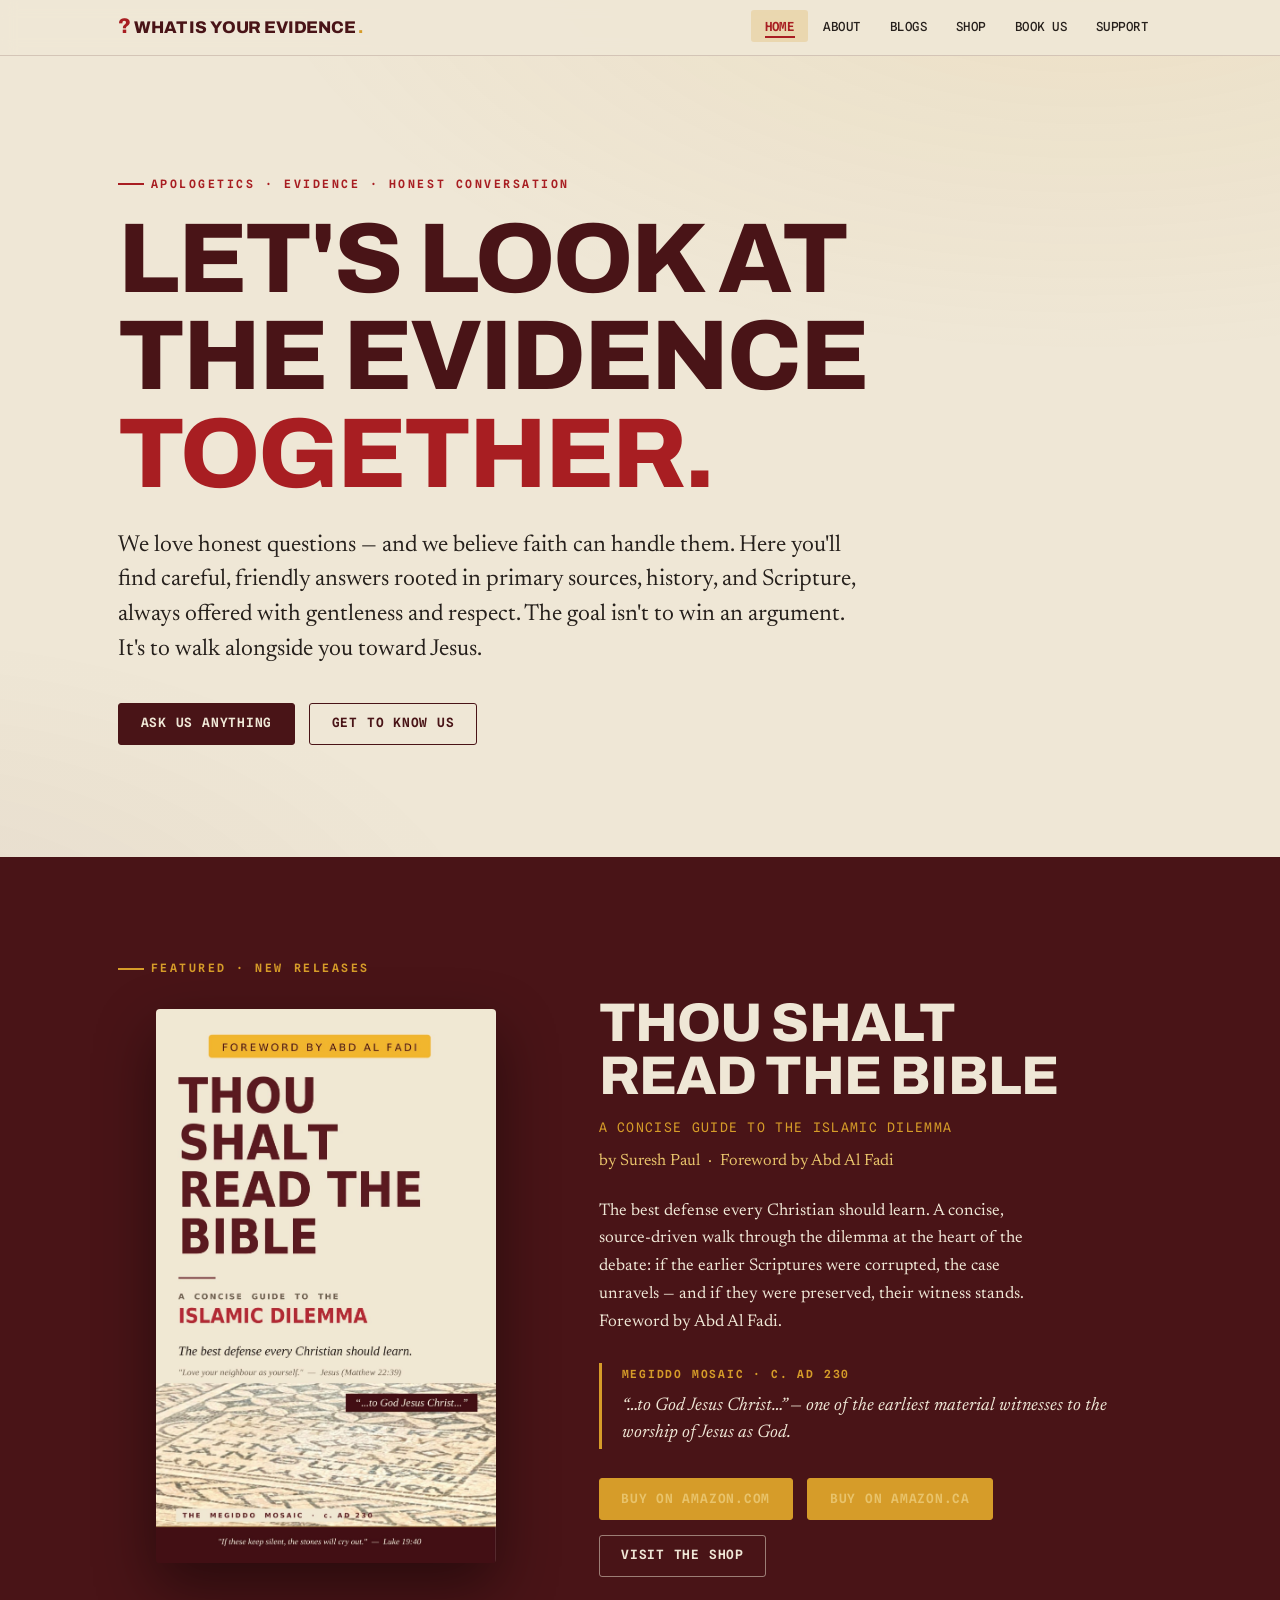
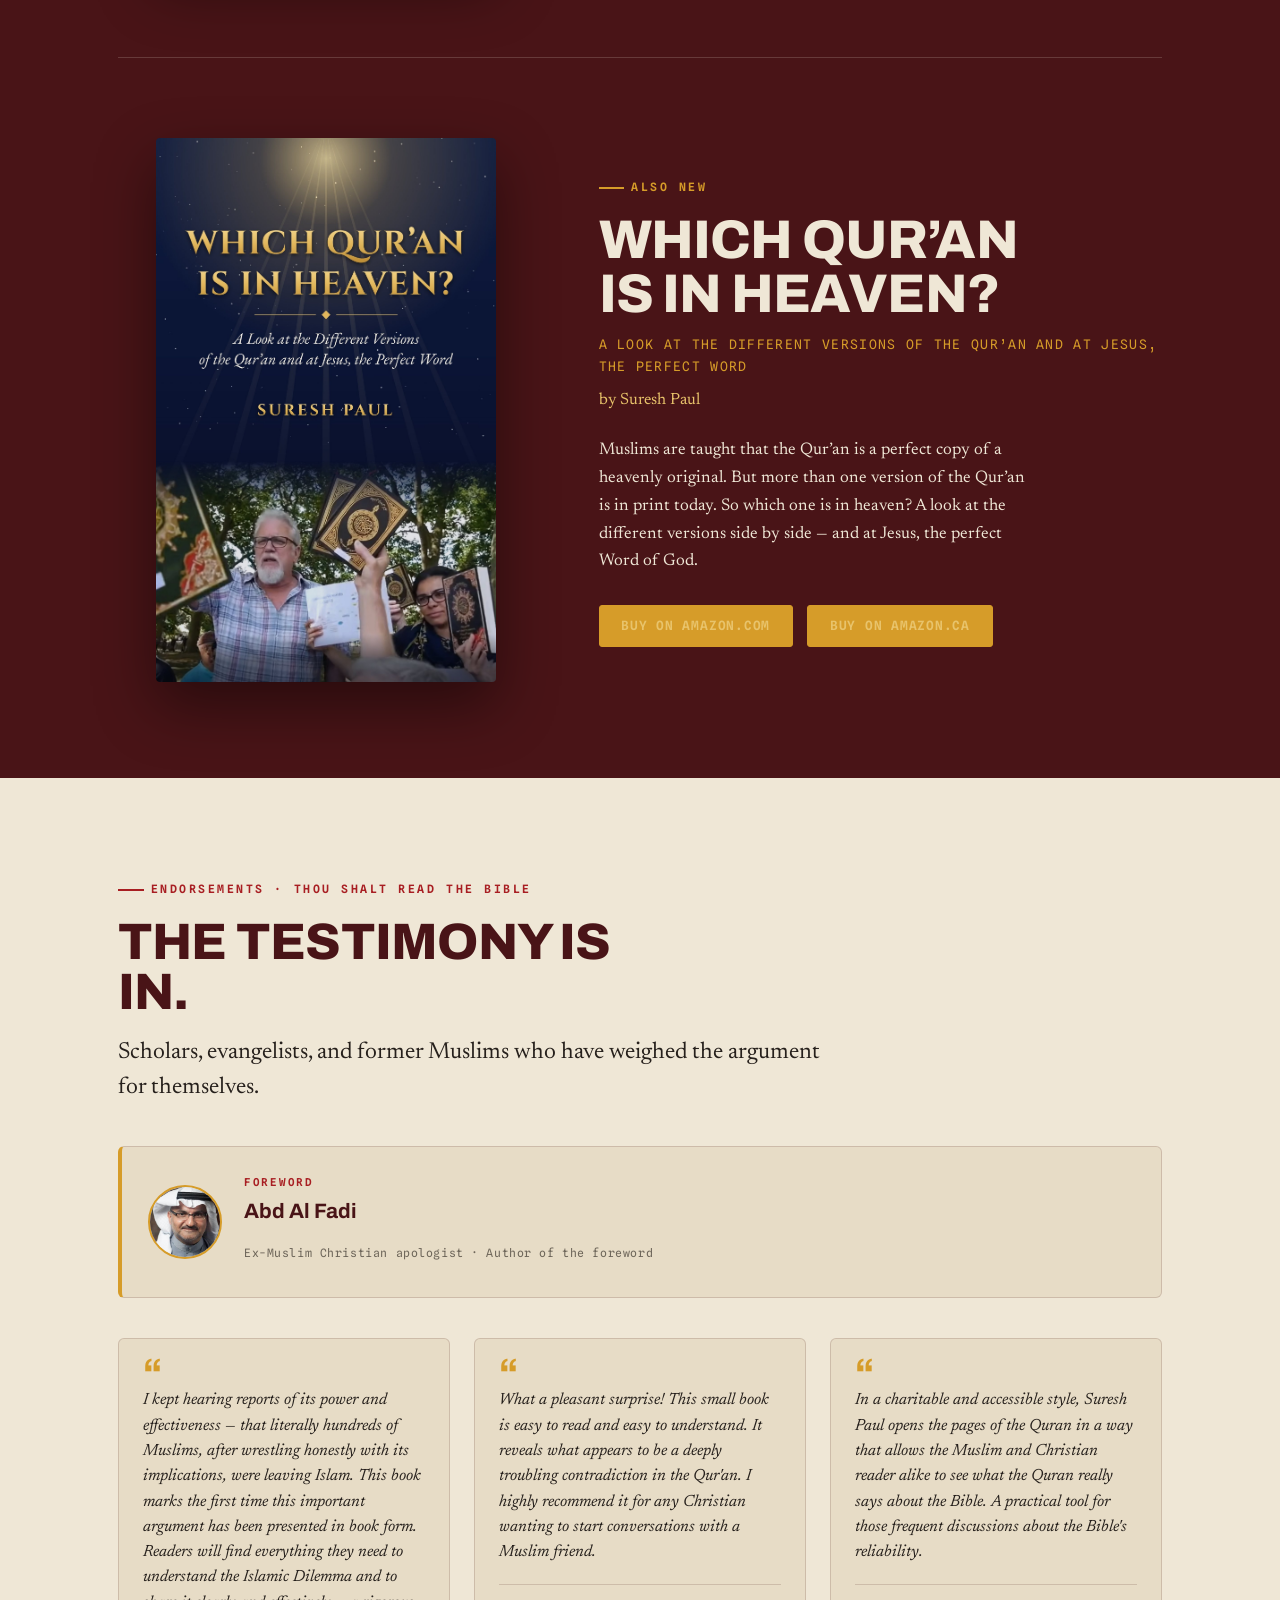
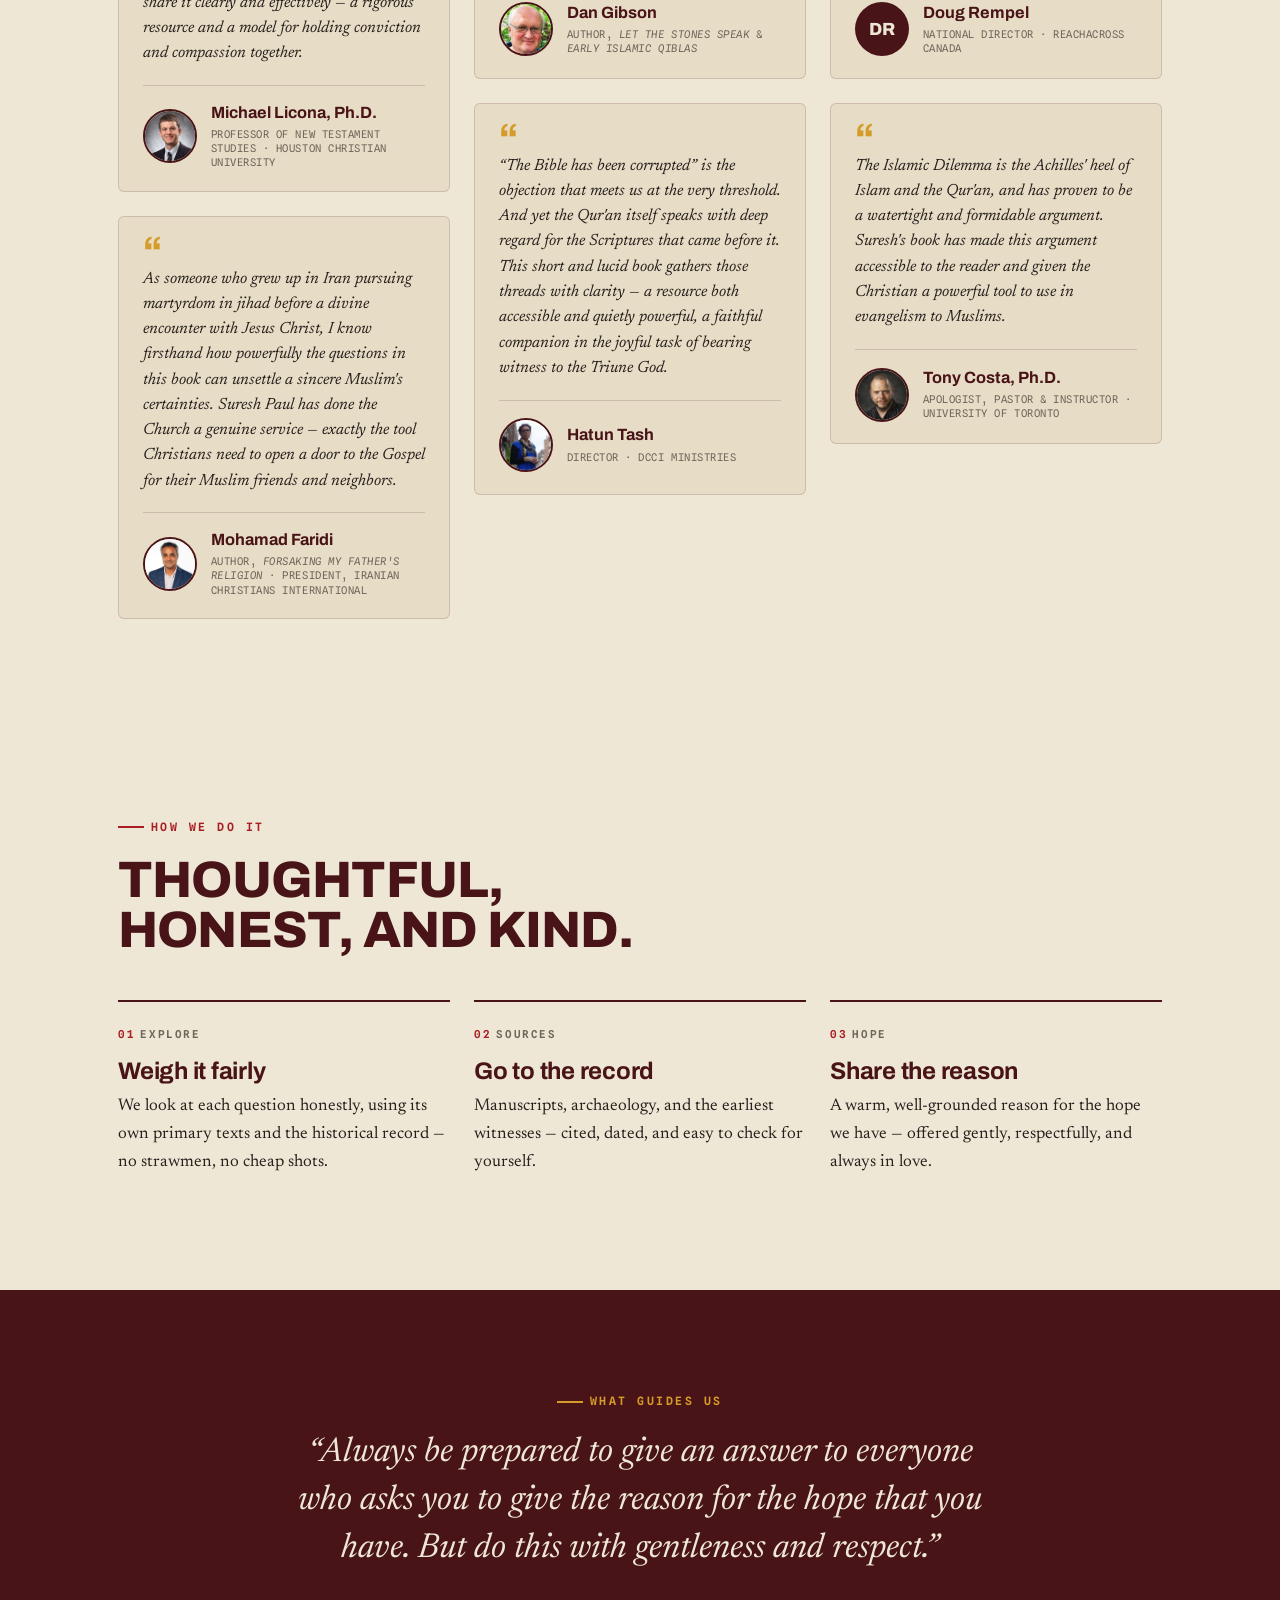
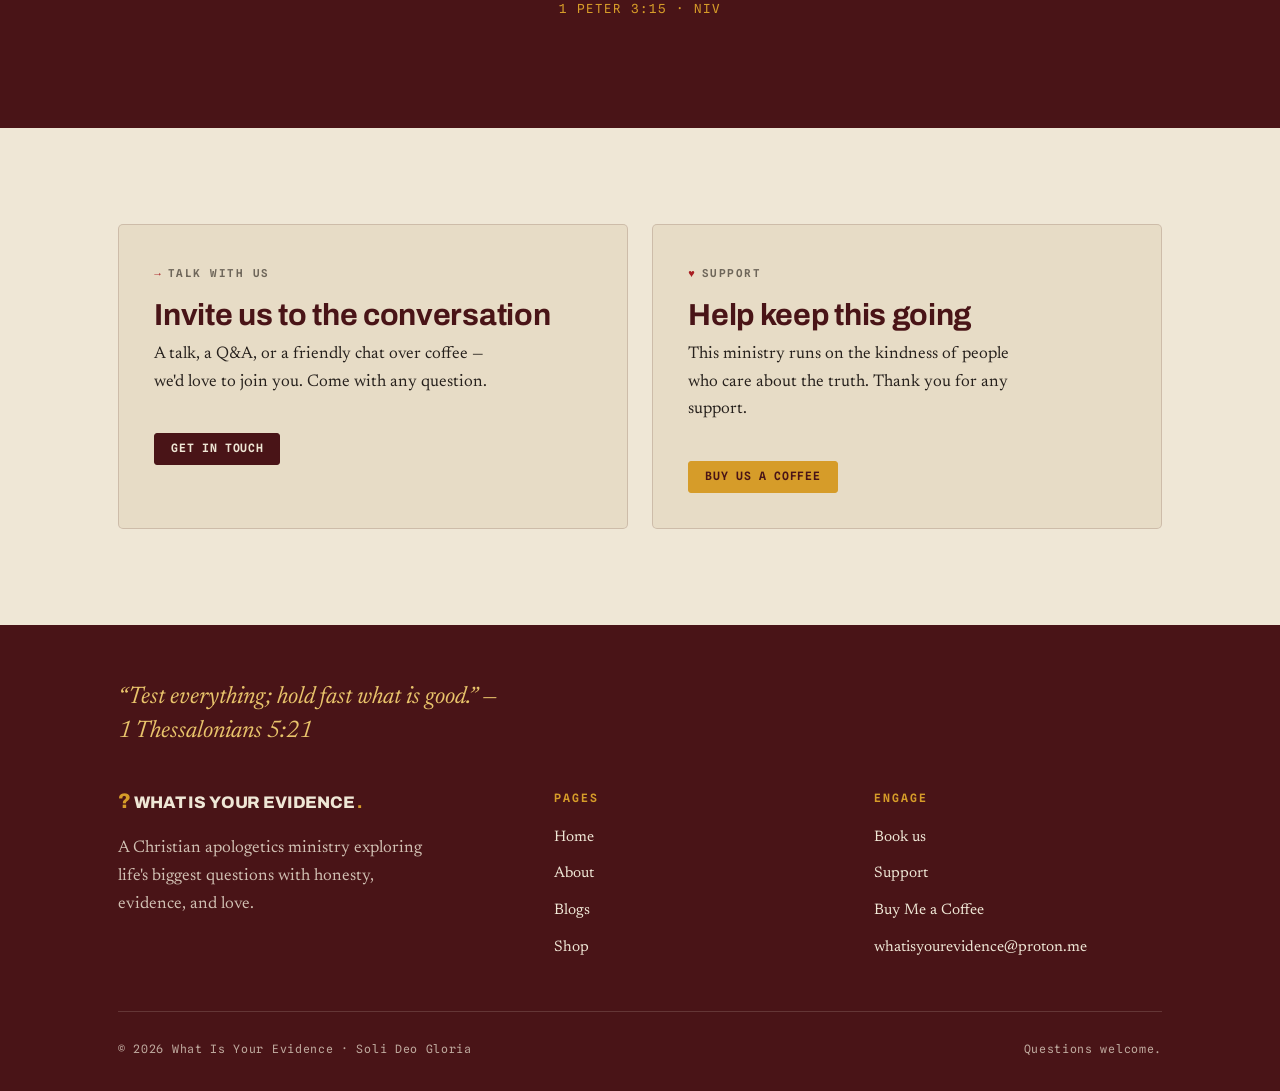
<file: index.html>
<!DOCTYPE html>
<html lang="en">
<head>
<meta charset="UTF-8" />
<meta name="viewport" content="width=device-width, initial-scale=1" />
<link rel="icon" href="favicon.ico" sizes="any" />
<link rel="icon" type="image/png" sizes="32x32" href="assets/favicon-32.png" />
<link rel="apple-touch-icon" href="assets/apple-touch-icon.png" />
<title>What Is Your Evidence — Christian Apologetics & Polemics</title>
<meta name="description" content="A Christian apologetics and polemics ministry that confronts claims, not feelings. Primary sources, history, and Scripture — bring your evidence." />
<link rel="preconnect" href="https://fonts.googleapis.com" />
<link rel="preconnect" href="https://fonts.gstatic.com" crossorigin />
<link href="https://fonts.googleapis.com/css2?family=Archivo:wght@400;500;600;700;800;900&family=Newsreader:ital,opsz,wght@0,6..72,400;0,6..72,500;0,6..72,600;1,6..72,400;1,6..72,500&family=Spline+Sans+Mono:wght@400;500;600&display=swap" rel="stylesheet" />
<link rel="stylesheet" href="styles.css" />
</head>
<body>

<header class="site-header">
  <nav class="nav wrap" aria-label="Primary">
    <a class="brand" href="index.html"><span class="q">?</span>WHAT&nbsp;IS&nbsp;YOUR&nbsp;EVIDENCE<span class="dot">.</span></a>
    <button class="nav-toggle" aria-expanded="false" aria-controls="menu" aria-label="Open menu"><span class="bars" aria-hidden="true"><span></span><span></span><span></span></span>MENU</button>
    <ul class="nav-links" id="menu">
      <li><a href="index.html" class="active">Home</a></li>
      <li><a href="aboutus.html">About</a></li>
      <li><a href="https://buymeacoffee.com/whatisyourevidence/posts">Blogs</a></li>
      <li><a href="shop.html">Shop</a></li>
      <li><a href="bookus.html">Book&nbsp;Us</a></li>
      <li><a href="supportus.html">Support</a></li>
    </ul>
  </nav>
</header>

<main>

  <!-- HERO -->
  <section style="padding-block: clamp(3.5rem,9vw,7rem);">
    <div class="wrap">
      <p class="eyebrow rise" style="--i:0">Apologetics · Evidence · Honest Conversation</p>
      <h1 class="rise" style="--i:1; font-size: clamp(2.9rem, 8vw, 6.2rem); max-width: 15ch; text-transform: uppercase;">
        Let's look at the evidence <span style="color: var(--crimson);">together.</span>
      </h1>
      <p class="serif-lead rise" style="--i:2; max-width: 58ch; margin-top: 1.6rem;">
        We love honest questions — and we believe faith can handle them. Here you'll find careful,
        friendly answers rooted in primary sources, history, and Scripture, always offered with
        gentleness and respect. The goal isn't to win an argument. It's to walk alongside you toward Jesus.
      </p>
      <div class="cluster rise" style="--i:3; margin-top: 2.2rem;">
        <a class="btn btn-primary" href="mailto:whatisyourevidence@proton.me?subject=A%20question%20for%20you">Ask us anything</a>
        <a class="btn btn-ghost" href="aboutus.html">Get to know us</a>
      </div>
    </div>
  </section>

  <!-- FEATURED BOOK -->
  <section class="section-dark" id="featured-book">
    <div class="wrap">
      <p class="eyebrow reveal">Featured · New Releases</p>
      <div style="display:grid; grid-template-columns: minmax(0,0.85fr) minmax(0,1.15fr); gap: clamp(2rem,5vw,4.5rem); align-items:center;" class="book-grid">
        <div class="reveal" style="justify-self:center;">
          <img class="book-float" src="assets/book-cover.jpg" alt="Book cover: Thou Shalt Read the Bible — A Concise Guide to the Islamic Dilemma"
               style="width: min(340px, 80vw); border-radius: 4px; box-shadow: 0 24px 60px rgba(0,0,0,0.45);" />
        </div>
        <div class="reveal">
          <h2 style="font-size: clamp(2.1rem, 4.5vw, 3.4rem); text-transform: uppercase; max-width: 14ch;">Thou Shalt Read the Bible</h2>
          <p class="mono" style="color: var(--gold); letter-spacing:0.1em; font-size:0.82rem; text-transform:uppercase; margin:0.9rem 0 0;">A Concise Guide to the Islamic Dilemma</p>
          <p style="font-family:var(--serif); color:var(--gold-soft); margin:0.6rem 0 0; font-size:1.02rem;">by Suresh Paul &nbsp;·&nbsp; Foreword by Abd Al Fadi</p>
          <p style="max-width: 48ch; margin-top: 1.4rem;">
            The best defense every Christian should learn. A concise, source-driven walk through the
            dilemma at the heart of the debate: if the earlier Scriptures were corrupted, the case
            unravels — and if they were preserved, their witness stands. Foreword by Abd Al Fadi.
          </p>
          <div class="citation" style="margin-top: 1.6rem;">
            <span class="ref">Megiddo Mosaic · c. AD 230</span>
            <p>“…to God Jesus Christ…” — one of the earliest material witnesses to the worship of Jesus as God.</p>
          </div>
          <div class="cluster" style="margin-top: 1.8rem;">
            <a class="btn btn-gold" href="https://a.co/d/0e7dIKaa" target="_blank" rel="noopener">Buy on Amazon.com</a>
            <a class="btn btn-gold" href="https://a.co/d/01jL6ECr" target="_blank" rel="noopener">Buy on Amazon.ca</a>
            <a class="btn btn-ghost" href="shop.html" style="color:var(--parchment); border-color: rgba(239,231,214,0.5);">Visit the shop</a>
          </div>
        </div>
      </div>

      <div style="border-top:1px solid rgba(239,231,214,0.18); margin-top:clamp(3rem,7vw,5rem); padding-top:clamp(3rem,7vw,5rem); display:grid; grid-template-columns: minmax(0,0.85fr) minmax(0,1.15fr); gap: clamp(2rem,5vw,4.5rem); align-items:center;" class="book-grid">
        <div class="reveal" style="justify-self:center;">
          <img class="book-float" src="assets/which-quran-cover.jpg" alt="Book cover: Which Qur'an Is in Heaven? — A Look at the Different Versions of the Qur'an and at Jesus, the Perfect Word"
               loading="lazy" style="width: min(340px, 80vw); border-radius: 4px; box-shadow: 0 24px 60px rgba(0,0,0,0.45);" />
        </div>
        <div class="reveal">
          <p class="eyebrow" style="margin:0 0 1rem;">Also New</p>
          <h2 style="font-size: clamp(2.1rem, 4.5vw, 3.4rem); text-transform: uppercase; max-width: 14ch;">Which Qur&rsquo;an Is in Heaven?</h2>
          <p class="mono" style="color: var(--gold); letter-spacing:0.1em; font-size:0.82rem; text-transform:uppercase; margin:0.9rem 0 0;">A Look at the Different Versions of the Qur&rsquo;an and at Jesus, the Perfect Word</p>
          <p style="font-family:var(--serif); color:var(--gold-soft); margin:0.6rem 0 0; font-size:1.02rem;">by Suresh Paul</p>
          <p style="max-width: 48ch; margin-top: 1.4rem;">
            Muslims are taught that the Qur&rsquo;an is a perfect copy of a heavenly original. But more than
            one version of the Qur&rsquo;an is in print today. So which one is in heaven? A look at the
            different versions side by side — and at Jesus, the perfect Word of God.
          </p>
          <div class="cluster" style="margin-top: 1.8rem;">
            <a class="btn btn-gold" href="https://a.co/d/0iOzxaMD" target="_blank" rel="noopener">Buy on Amazon.com</a>
            <a class="btn btn-gold" href="https://a.co/d/03hviTa2" target="_blank" rel="noopener">Buy on Amazon.ca</a>
          </div>
        </div>
      </div>
    </div>
  </section>

  <!-- ENDORSEMENTS / EXPERT TESTIMONY -->
  <section id="endorsements">
    <div class="wrap">
      <p class="eyebrow reveal">Endorsements · Thou Shalt Read the Bible</p>
      <h2 class="reveal" style="font-size:clamp(2rem,5vw,3.2rem); text-transform:uppercase; max-width:16ch;">The testimony is in.</h2>
      <p class="serif-lead reveal" style="margin-top:1.2rem; max-width:56ch;">
        Scholars, evangelists, and former Muslims who have weighed the argument for themselves.
      </p>

      <div class="foreword-strip reveal" style="margin-top:2.5rem;">
        <img src="assets/alfadi_sq.jpg" alt="Abd Al Fadi" />
        <div>
          <span class="fw-label">Foreword</span>
          <p class="fw-name">Abd Al Fadi</p>
          <p class="fw-role">Ex-Muslim Christian apologist · Author of the foreword</p>
        </div>
      </div>

      <div class="testimony-wall">

        <figure class="tcard reveal lift" style="--i:0;">
          <span class="mark">&ldquo;</span>
          <blockquote>I kept hearing reports of its power and effectiveness — that literally hundreds of Muslims, after wrestling honestly with its implications, were leaving Islam. This book marks the first time this important argument has been presented in book form. Readers will find everything they need to understand the Islamic Dilemma and to share it clearly and effectively — a rigorous resource and a model for holding conviction and compassion together.</blockquote>
          <figcaption class="who">
            <img class="avatar" src="assets/mike_sq.jpg" alt="Michael Licona" />
            <span><span class="name">Michael Licona, Ph.D.</span><span class="role">Professor of New Testament Studies · Houston Christian University</span></span>
          </figcaption>
        </figure>

        <figure class="tcard reveal lift" style="--i:1;">
          <span class="mark">&ldquo;</span>
          <blockquote>As someone who grew up in Iran pursuing martyrdom in jihad before a divine encounter with Jesus Christ, I know firsthand how powerfully the questions in this book can unsettle a sincere Muslim's certainties. Suresh Paul has done the Church a genuine service — exactly the tool Christians need to open a door to the Gospel for their Muslim friends and neighbors.</blockquote>
          <figcaption class="who">
            <img class="avatar" src="assets/faridi_sq.jpg" alt="Mohamad Faridi" />
            <span><span class="name">Mohamad Faridi</span><span class="role">Author, <em>Forsaking My Father's Religion</em> · President, Iranian Christians International</span></span>
          </figcaption>
        </figure>

        <figure class="tcard reveal lift" style="--i:2;">
          <span class="mark">&ldquo;</span>
          <blockquote>What a pleasant surprise! This small book is easy to read and easy to understand. It reveals what appears to be a deeply troubling contradiction in the Qur'an. I highly recommend it for any Christian wanting to start conversations with a Muslim friend.</blockquote>
          <figcaption class="who">
            <img class="avatar" src="assets/dangibson_sq.jpg" alt="Dan Gibson" />
            <span><span class="name">Dan Gibson</span><span class="role">Author, <em>Let the Stones Speak</em> &amp; <em>Early Islamic Qiblas</em></span></span>
          </figcaption>
        </figure>

        <figure class="tcard reveal lift" style="--i:3;">
          <span class="mark">&ldquo;</span>
          <blockquote>&ldquo;The Bible has been corrupted&rdquo; is the objection that meets us at the very threshold. And yet the Qur'an itself speaks with deep regard for the Scriptures that came before it. This short and lucid book gathers those threads with clarity — a resource both accessible and quietly powerful, a faithful companion in the joyful task of bearing witness to the Triune God.</blockquote>
          <figcaption class="who">
            <img class="avatar" src="assets/hatuntash_sq.jpg" alt="Hatun Tash" />
            <span><span class="name">Hatun Tash</span><span class="role">Director · DCCI Ministries</span></span>
          </figcaption>
        </figure>

        <figure class="tcard reveal lift" style="--i:4;">
          <span class="mark">&ldquo;</span>
          <blockquote>In a charitable and accessible style, Suresh Paul opens the pages of the Quran in a way that allows the Muslim and Christian reader alike to see what the Quran really says about the Bible. A practical tool for those frequent discussions about the Bible's reliability.</blockquote>
          <figcaption class="who">
            <span class="avatar-mono" aria-hidden="true">DR</span>
            <span><span class="name">Doug Rempel</span><span class="role">National Director · ReachAcross Canada</span></span>
          </figcaption>
        </figure>

        <figure class="tcard reveal lift" style="--i:5;">
          <span class="mark">&ldquo;</span>
          <blockquote>The Islamic Dilemma is the Achilles' heel of Islam and the Qur'an, and has proven to be a watertight and formidable argument. Suresh's book has made this argument accessible to the reader and given the Christian a powerful tool to use in evangelism to Muslims.</blockquote>
          <figcaption class="who">
            <img class="avatar" src="assets/tony_costa_sq.jpg" alt="Tony Costa" />
            <span><span class="name">Tony Costa, Ph.D.</span><span class="role">Apologist, Pastor &amp; Instructor · University of Toronto</span></span>
          </figcaption>
        </figure>

      </div>
    </div>
  </section>

  <!-- WHAT WE DO -->
  <section id="what-we-do">
    <div class="wrap">
      <p class="eyebrow reveal">How We Do It</p>
      <h2 class="reveal" style="font-size: clamp(2rem,5vw,3.2rem); text-transform:uppercase; max-width: 18ch;">Thoughtful, honest, and kind.</h2>
      <div class="pillars" style="display:grid; grid-template-columns: repeat(3,1fr); gap: 1.5rem; margin-top: 2.8rem;">

        <article class="reveal lift" style="--i:0; border-top:2px solid var(--oxblood); padding-top:1.2rem;">
          <span class="tag"><span class="num">01</span> Explore</span>
          <h3 style="margin-top:0.7rem; font-size:1.5rem;">Weigh it fairly</h3>
          <p style="margin-top:0.6rem;">We look at each question honestly, using its own primary texts and the historical record — no strawmen, no cheap shots.</p>
        </article>

        <article class="reveal lift" style="--i:1; border-top:2px solid var(--oxblood); padding-top:1.2rem;">
          <span class="tag"><span class="num">02</span> Sources</span>
          <h3 style="margin-top:0.7rem; font-size:1.5rem;">Go to the record</h3>
          <p style="margin-top:0.6rem;">Manuscripts, archaeology, and the earliest witnesses — cited, dated, and easy to check for yourself.</p>
        </article>

        <article class="reveal lift" style="--i:2; border-top:2px solid var(--oxblood); padding-top:1.2rem;">
          <span class="tag"><span class="num">03</span> Hope</span>
          <h3 style="margin-top:0.7rem; font-size:1.5rem;">Share the reason</h3>
          <p style="margin-top:0.6rem;">A warm, well-grounded reason for the hope we have — offered gently, respectfully, and always in love.</p>
        </article>

      </div>
    </div>
  </section>

  <!-- SCRIPTURE BAND -->
  <section class="section-dark center">
    <div class="wrap" style="max-width: 820px;">
      <p class="eyebrow reveal" style="justify-content:center;">What Guides Us</p>
      <blockquote class="reveal" style="margin:0; font-family: var(--serif); font-style: italic; font-size: clamp(1.4rem, 3.4vw, 2.15rem); line-height:1.4; color: var(--parchment);">
        “Always be prepared to give an answer to everyone who asks you to give the reason for the
        hope that you have. But do this with gentleness and respect.”
      </blockquote>
      <p class="mono reveal" style="color: var(--gold); letter-spacing:0.16em; font-size:0.78rem; text-transform:uppercase; margin-top:1.6rem;">1 Peter 3:15 · NIV</p>
    </div>
  </section>

  <!-- CTA BAND -->
  <section>
    <div class="wrap" style="display:grid; grid-template-columns: 1fr 1fr; gap:1.5rem;" class="cta-grid">
      <div class="reveal lift" style="--i:0; background: var(--parchment-2); border:1px solid var(--line); border-radius:5px; padding: 2.2rem;">
        <span class="tag"><span class="num">→</span> Talk with us</span>
        <h3 style="margin-top:0.7rem; font-size:1.9rem;">Invite us to the conversation</h3>
        <p style="margin-top:0.7rem; max-width:38ch;">A talk, a Q&amp;A, or a friendly chat over coffee — we'd love to join you. Come with any question.</p>
        <a class="btn btn-primary btn-sm" href="bookus.html" style="margin-top:1.2rem;">Get in touch</a>
      </div>
      <div class="reveal lift" style="--i:1; background: var(--parchment-2); border:1px solid var(--line); border-radius:5px; padding: 2.2rem;">
        <span class="tag"><span class="num">♥</span> Support</span>
        <h3 style="margin-top:0.7rem; font-size:1.9rem;">Help keep this going</h3>
        <p style="margin-top:0.7rem; max-width:38ch;">This ministry runs on the kindness of people who care about the truth. Thank you for any support.</p>
        <a class="btn btn-gold btn-sm" href="supportus.html" style="margin-top:1.2rem;">Buy us a coffee</a>
      </div>
    </div>
  </section>

</main>

<footer class="site-footer">
  <div class="wrap">
    <p class="footer-verse">“Test everything; hold fast what is good.” — 1 Thessalonians 5:21</p>
    <div class="footer-grid">
      <div class="footer-col">
        <a class="brand" href="index.html" style="color:var(--parchment); font-size:1.05rem;"><span class="q" style="color:var(--gold);">?</span>WHAT&nbsp;IS&nbsp;YOUR&nbsp;EVIDENCE<span class="dot" style="color:var(--gold);">.</span></a>
        <p style="margin-top:1rem; max-width:34ch; color:rgba(239,231,214,0.82);">A Christian apologetics ministry exploring life's biggest questions with honesty, evidence, and love.</p>
      </div>
      <div class="footer-col">
        <h4>Pages</h4>
        <ul>
          <li><a href="index.html">Home</a></li>
          <li><a href="aboutus.html">About</a></li>
          <li><a href="https://buymeacoffee.com/whatisyourevidence/posts">Blogs</a></li>
          <li><a href="shop.html">Shop</a></li>
        </ul>
      </div>
      <div class="footer-col">
        <h4>Engage</h4>
        <ul>
          <li><a href="bookus.html">Book us</a></li>
          <li><a href="supportus.html">Support</a></li>
          <li><a href="https://buymeacoffee.com/whatisyourevidence" target="_blank" rel="noopener">Buy Me a Coffee</a></li>
          <li><a href="mailto:whatisyourevidence@proton.me">whatisyourevidence@proton.me</a></li>
        </ul>
      </div>
    </div>
    <div class="footer-bottom">
      <span>© 2026 What Is Your Evidence · Soli Deo Gloria</span>
      <span>Questions welcome.</span>
    </div>
  </div>
</footer>

<script src="site.js"></script>
<style>
@media (max-width: 780px){
  .book-grid{ grid-template-columns: 1fr !important; text-align:left; }
  .pillars{ grid-template-columns: 1fr !important; }
  .cta-grid{ grid-template-columns: 1fr !important; }
}
</style>
</body>
</html>
</file>
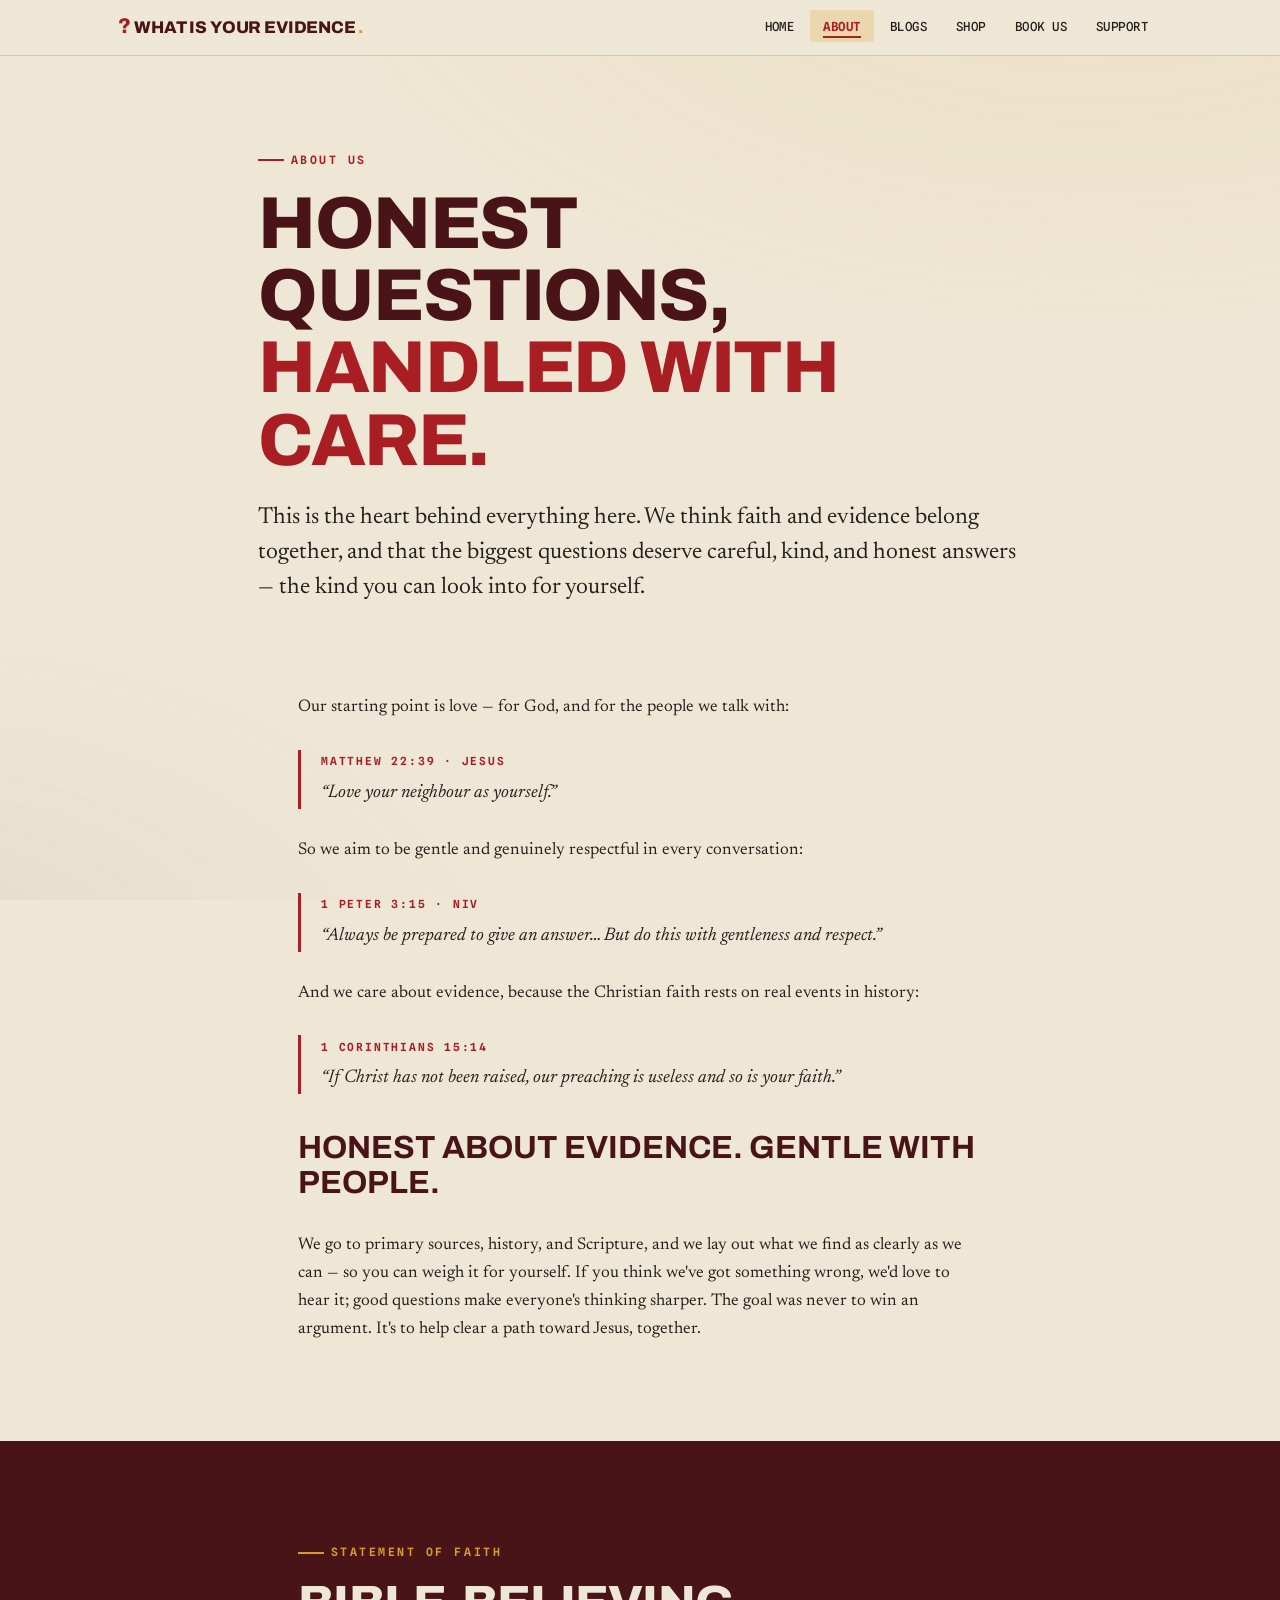
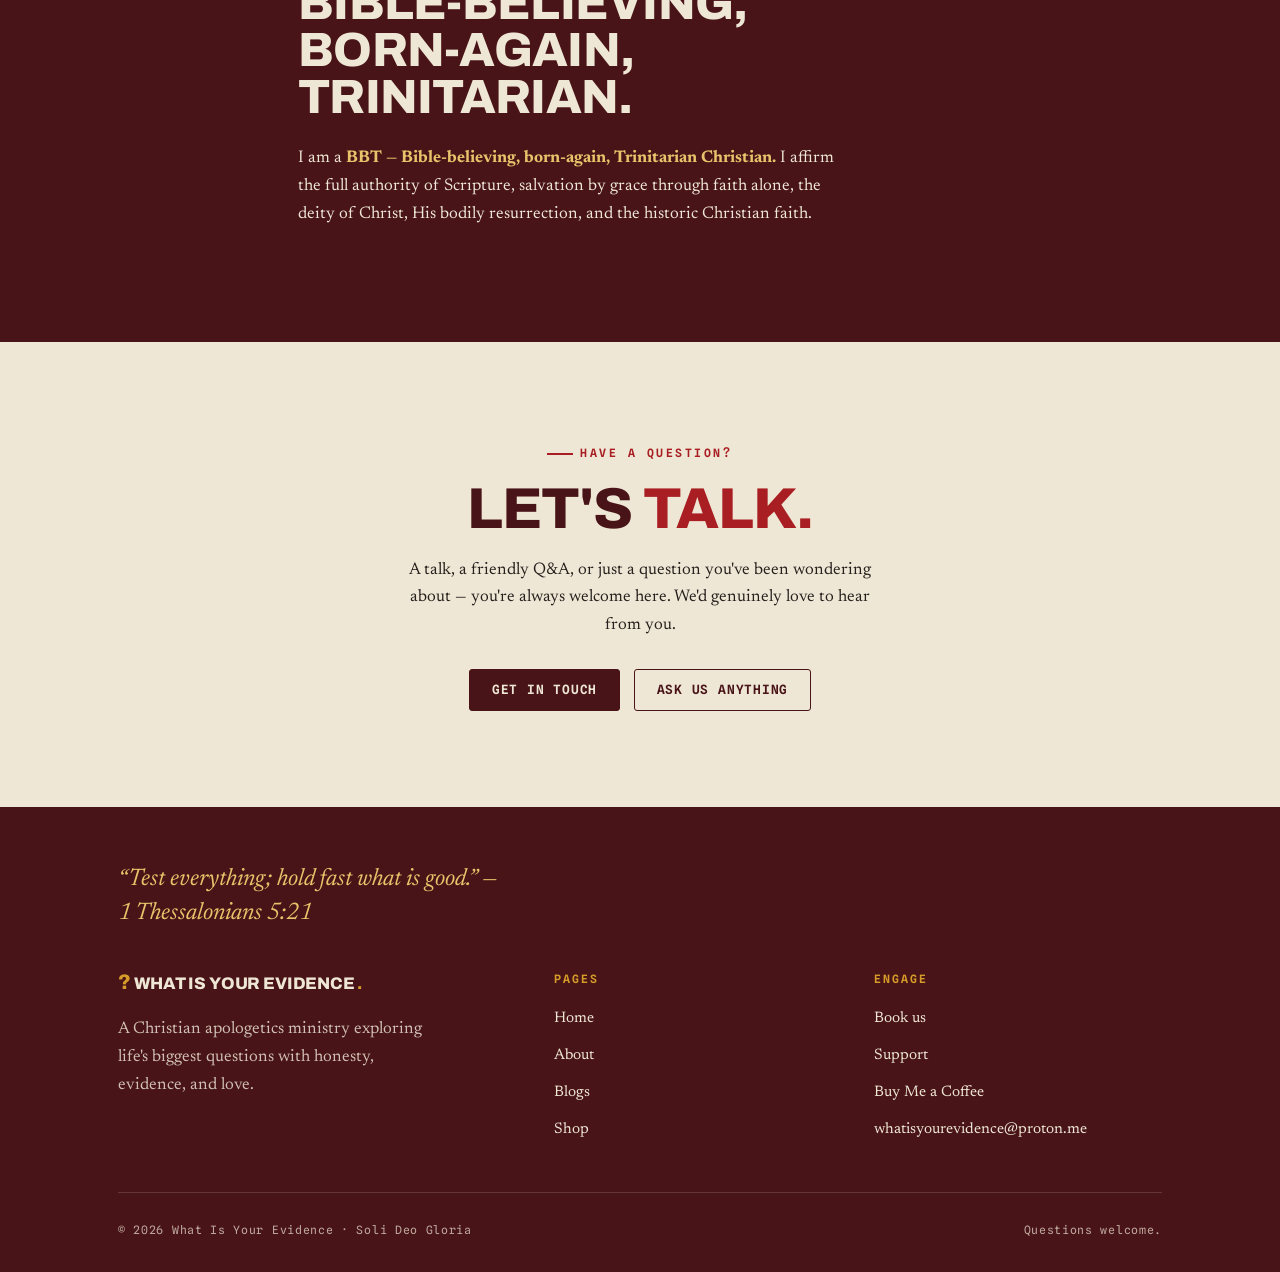
<file: aboutus.html>
<!DOCTYPE html>
<html lang="en">
<head>
<meta charset="UTF-8" />
<meta name="viewport" content="width=device-width, initial-scale=1" />
<link rel="icon" href="favicon.ico" sizes="any" />
<link rel="icon" type="image/png" sizes="32x32" href="assets/favicon-32.png" />
<link rel="apple-touch-icon" href="assets/apple-touch-icon.png" />
<title>About — What Is Your Evidence</title>
<meta name="description" content="This site confronts claims, not feelings. Every assertion is tested. Every belief is held accountable. Read our manifesto and statement of faith." />
<link rel="preconnect" href="https://fonts.googleapis.com" />
<link rel="preconnect" href="https://fonts.gstatic.com" crossorigin />
<link href="https://fonts.googleapis.com/css2?family=Archivo:wght@400;500;600;700;800;900&family=Newsreader:ital,opsz,wght@0,6..72,400;0,6..72,500;0,6..72,600;1,6..72,400;1,6..72,500&family=Spline+Sans+Mono:wght@400;500;600&display=swap" rel="stylesheet" />
<link rel="stylesheet" href="styles.css" />
</head>
<body>

<header class="site-header">
  <nav class="nav wrap" aria-label="Primary">
    <a class="brand" href="index.html"><span class="q">?</span>WHAT&nbsp;IS&nbsp;YOUR&nbsp;EVIDENCE<span class="dot">.</span></a>
    <button class="nav-toggle" aria-expanded="false" aria-controls="menu" aria-label="Open menu"><span class="bars" aria-hidden="true"><span></span><span></span><span></span></span>MENU</button>
    <ul class="nav-links" id="menu">
      <li><a href="index.html">Home</a></li>
      <li><a href="aboutus.html" class="active">About</a></li>
      <li><a href="https://buymeacoffee.com/whatisyourevidence/posts">Blogs</a></li>
      <li><a href="shop.html">Shop</a></li>
      <li><a href="bookus.html">Book&nbsp;Us</a></li>
      <li><a href="supportus.html">Support</a></li>
    </ul>
  </nav>
</header>

<main>

  <section style="padding-block: clamp(3rem,7vw,5.5rem) clamp(2rem,5vw,3rem);">
    <div class="wrap" style="max-width: 860px;">
      <p class="eyebrow rise" style="--i:0">About Us</p>
      <h1 class="rise" style="--i:1; font-size: clamp(2.4rem,6.5vw,4.6rem); text-transform:uppercase; max-width:16ch;">
        Honest questions, <span style="color:var(--crimson);">handled with care.</span>
      </h1>
      <p class="serif-lead rise" style="--i:2; margin-top:1.6rem; max-width:60ch;">
        This is the heart behind everything here. We think faith and evidence belong together, and
        that the biggest questions deserve careful, kind, and honest answers — the kind you can look
        into for yourself.
      </p>
    </div>
  </section>

  <section style="padding-block: 0 clamp(3rem,7vw,5rem);">
    <div class="wrap" style="max-width: 780px;">

      <p class="reveal">Our starting point is love — for God, and for the people we talk with:</p>
      <div class="citation reveal">
        <span class="ref">Matthew 22:39 · Jesus</span>
        <p>“Love your neighbour as yourself.”</p>
      </div>

      <p class="reveal">So we aim to be gentle and genuinely respectful in every conversation:</p>
      <div class="citation reveal">
        <span class="ref">1 Peter 3:15 · NIV</span>
        <p>“Always be prepared to give an answer… But do this with gentleness and respect.”</p>
      </div>

      <p class="reveal">And we care about evidence, because the Christian faith rests on real events in history:</p>
      <div class="citation reveal">
        <span class="ref">1 Corinthians 15:14</span>
        <p>“If Christ has not been raised, our preaching is useless and so is your faith.”</p>
      </div>

      <p class="reveal" style="font-family:var(--display); font-weight:700; font-size:clamp(1.4rem,3.5vw,2rem); color:var(--oxblood); text-transform:uppercase; line-height:1.1; margin-top:2.2rem;">
        Honest about evidence. Gentle with people.
      </p>
      <p class="reveal" style="margin-top:1rem;">
        We go to primary sources, history, and Scripture, and we lay out what we find as clearly as
        we can — so you can weigh it for yourself. If you think we've got something wrong, we'd love
        to hear it; good questions make everyone's thinking sharper. The goal was never to win an
        argument. It's to help clear a path toward Jesus, together.
      </p>
    </div>
  </section>

  <!-- STATEMENT OF FAITH -->
  <section class="section-dark">
    <div class="wrap" style="max-width: 780px;">
      <p class="eyebrow reveal">Statement of Faith</p>
      <h2 class="reveal" style="font-size:clamp(1.9rem,5vw,3rem); text-transform:uppercase; max-width:20ch;">
        Bible-believing, born-again, Trinitarian.
      </h2>
      <p class="reveal" style="margin-top:1.5rem; max-width:60ch; color:var(--parchment);">
        I am a <strong style="color:var(--gold-soft);">BBT — Bible-believing, born-again, Trinitarian Christian.</strong>
        I affirm the full authority of Scripture, salvation by grace through faith alone, the deity of
        Christ, His bodily resurrection, and the historic Christian faith.
      </p>
    </div>
  </section>

  <!-- DISAGREE CTA -->
  <section class="center">
    <div class="wrap" style="max-width: 720px;">
      <p class="eyebrow reveal" style="justify-content:center;">Have a question?</p>
      <h2 class="reveal" style="font-size:clamp(2.2rem,6vw,3.6rem); text-transform:uppercase;">
        Let's <span style="color:var(--crimson);">talk.</span>
      </h2>
      <p class="reveal" style="margin-top:1.2rem; max-width:52ch; margin-inline:auto;">
        A talk, a friendly Q&amp;A, or just a question you've been wondering about — you're always
        welcome here. We'd genuinely love to hear from you.
      </p>
      <div class="cluster reveal" style="justify-content:center; margin-top:1.8rem;">
        <a class="btn btn-primary" href="bookus.html">Get in touch</a>
        <a class="btn btn-ghost" href="mailto:whatisyourevidence@proton.me?subject=A%20question%20for%20you">Ask us anything</a>
      </div>
    </div>
  </section>

</main>

<footer class="site-footer">
  <div class="wrap">
    <p class="footer-verse">“Test everything; hold fast what is good.” — 1 Thessalonians 5:21</p>
    <div class="footer-grid">
      <div class="footer-col">
        <a class="brand" href="index.html" style="color:var(--parchment); font-size:1.05rem;"><span class="q" style="color:var(--gold);">?</span>WHAT&nbsp;IS&nbsp;YOUR&nbsp;EVIDENCE<span class="dot" style="color:var(--gold);">.</span></a>
        <p style="margin-top:1rem; max-width:34ch; color:rgba(239,231,214,0.82);">A Christian apologetics ministry exploring life's biggest questions with honesty, evidence, and love.</p>
      </div>
      <div class="footer-col">
        <h4>Pages</h4>
        <ul>
          <li><a href="index.html">Home</a></li>
          <li><a href="aboutus.html">About</a></li>
          <li><a href="https://buymeacoffee.com/whatisyourevidence/posts">Blogs</a></li>
          <li><a href="shop.html">Shop</a></li>
        </ul>
      </div>
      <div class="footer-col">
        <h4>Engage</h4>
        <ul>
          <li><a href="bookus.html">Book us</a></li>
          <li><a href="supportus.html">Support</a></li>
          <li><a href="https://buymeacoffee.com/whatisyourevidence" target="_blank" rel="noopener">Buy Me a Coffee</a></li>
          <li><a href="mailto:whatisyourevidence@proton.me">whatisyourevidence@proton.me</a></li>
        </ul>
      </div>
    </div>
    <div class="footer-bottom">
      <span>© 2026 What Is Your Evidence · Soli Deo Gloria</span>
      <span>Questions welcome.</span>
    </div>
  </div>
</footer>

<script src="site.js"></script>
</body>
</html>
</file>
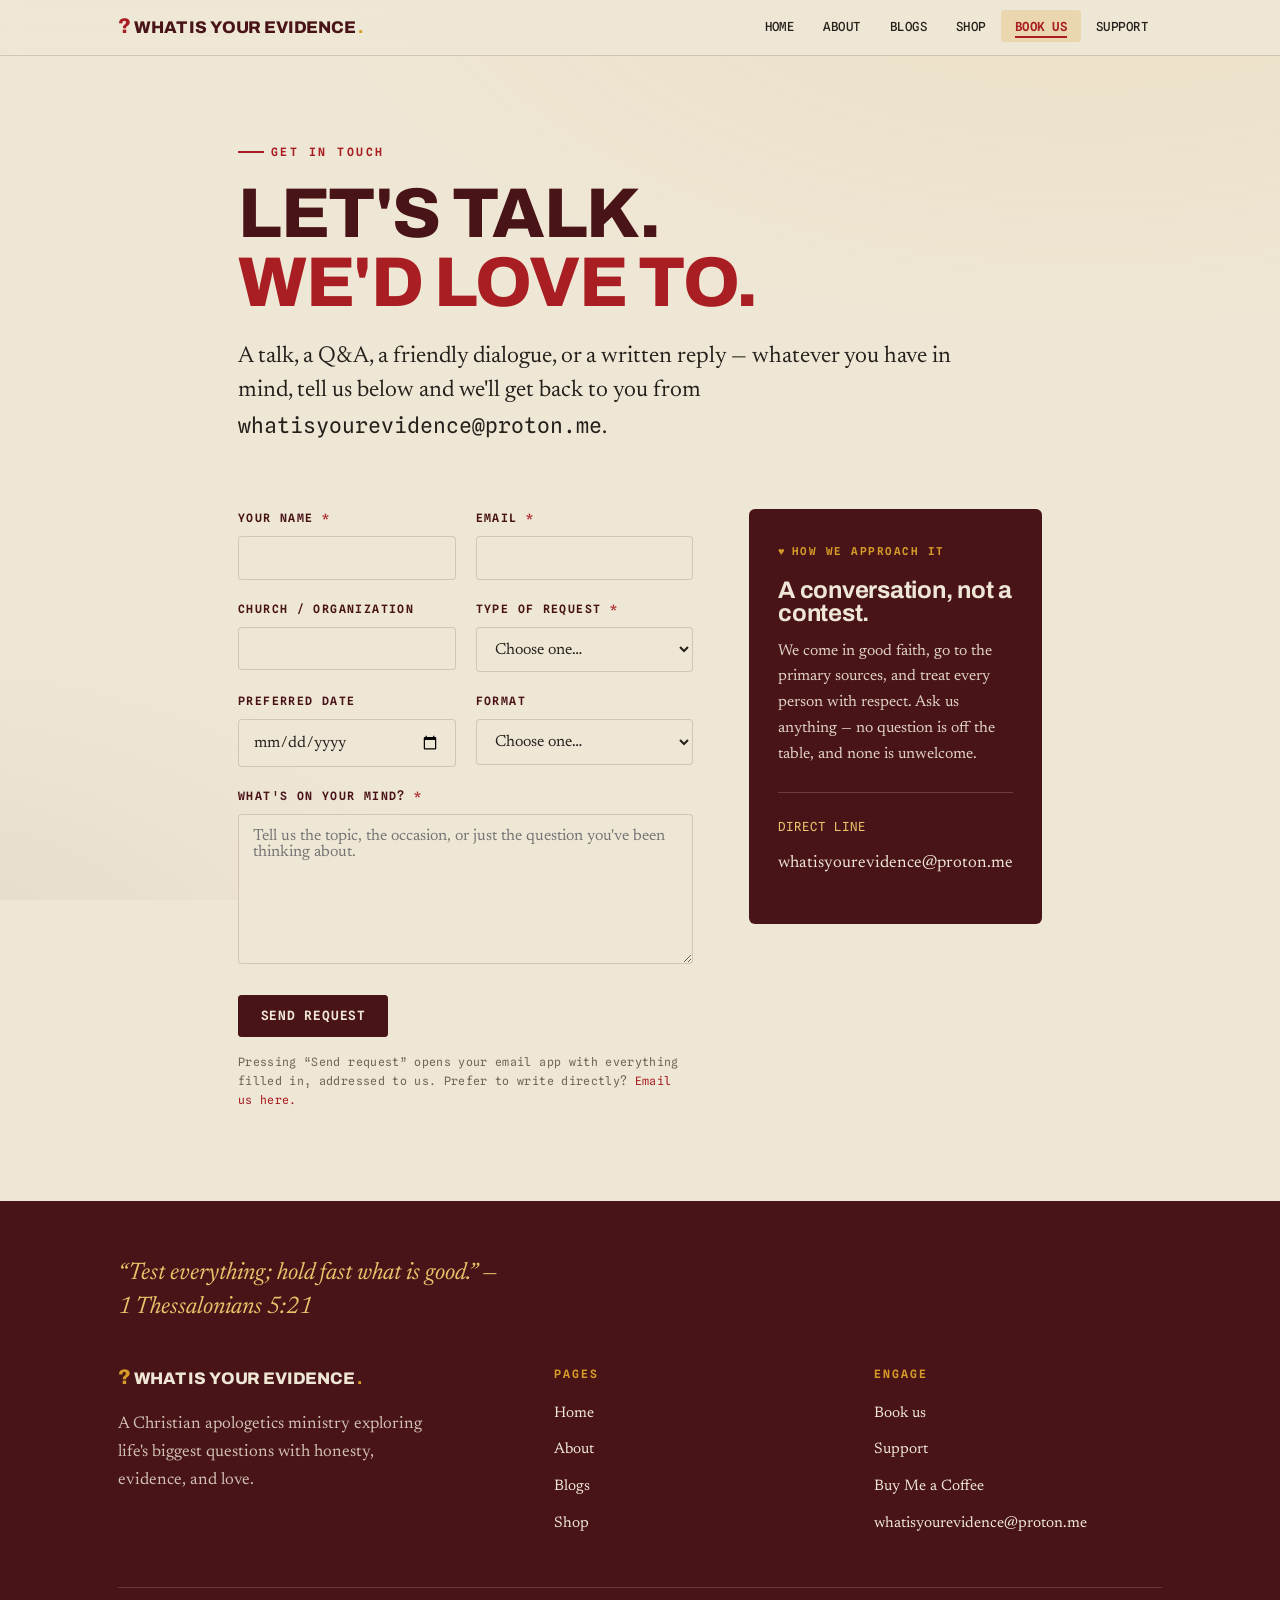
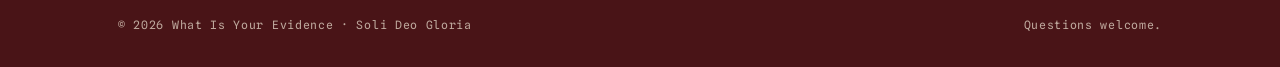
<file: bookus.html>
<!DOCTYPE html>
<html lang="en">
<head>
<meta charset="UTF-8" />
<meta name="viewport" content="width=device-width, initial-scale=1" />
<link rel="icon" href="favicon.ico" sizes="any" />
<link rel="icon" type="image/png" sizes="32x32" href="assets/favicon-32.png" />
<link rel="apple-touch-icon" href="assets/apple-touch-icon.png" />
<title>Book Us — What Is Your Evidence</title>
<meta name="description" content="Invite What Is Your Evidence to speak, debate, or respond in writing. Bring your evidence." />
<link rel="preconnect" href="https://fonts.googleapis.com" />
<link rel="preconnect" href="https://fonts.gstatic.com" crossorigin />
<link href="https://fonts.googleapis.com/css2?family=Archivo:wght@400;500;600;700;800;900&family=Newsreader:ital,opsz,wght@0,6..72,400;0,6..72,500;0,6..72,600;1,6..72,400;1,6..72,500&family=Spline+Sans+Mono:wght@400;500;600&display=swap" rel="stylesheet" />
<link rel="stylesheet" href="styles.css" />
<style>
  .field { display:block; margin-bottom:1.25rem; }
  .field label {
    display:block; font-family:var(--mono); font-size:0.72rem; font-weight:600;
    letter-spacing:0.12em; text-transform:uppercase; color:var(--oxblood); margin-bottom:0.5rem;
  }
  .field .req { color:var(--crimson); }
  .field input, .field select, .field textarea {
    width:100%; font-family:var(--serif); font-size:1rem; color:var(--ink);
    background:var(--parchment); border:1.5px solid var(--line); border-radius:4px;
    padding:0.8rem 0.9rem; transition:border-color .15s, box-shadow .15s;
  }
  .field input:focus, .field select:focus, .field textarea:focus {
    outline:none; border-color:var(--oxblood); box-shadow:0 0 0 3px rgba(214,156,41,0.28);
  }
  .field textarea { min-height:150px; resize:vertical; }
  .grid-2 { display:grid; grid-template-columns:1fr 1fr; gap:0 1.25rem; }
  .form-note { font-family:var(--mono); font-size:0.72rem; color:var(--stone); letter-spacing:0.03em; }
  @media (max-width:600px){ .grid-2{ grid-template-columns:1fr; } }
</style>
</head>
<body>

<header class="site-header">
  <nav class="nav wrap" aria-label="Primary">
    <a class="brand" href="index.html"><span class="q">?</span>WHAT&nbsp;IS&nbsp;YOUR&nbsp;EVIDENCE<span class="dot">.</span></a>
    <button class="nav-toggle" aria-expanded="false" aria-controls="menu" aria-label="Open menu"><span class="bars" aria-hidden="true"><span></span><span></span><span></span></span>MENU</button>
    <ul class="nav-links" id="menu">
      <li><a href="index.html">Home</a></li>
      <li><a href="aboutus.html">About</a></li>
      <li><a href="https://buymeacoffee.com/whatisyourevidence/posts">Blogs</a></li>
      <li><a href="shop.html">Shop</a></li>
      <li><a href="bookus.html" class="active">Book&nbsp;Us</a></li>
      <li><a href="supportus.html">Support</a></li>
    </ul>
  </nav>
</header>

<main>

  <section style="padding-block: clamp(3rem,7vw,5rem) clamp(1.5rem,4vw,2.5rem);">
    <div class="wrap" style="max-width:900px;">
      <p class="eyebrow rise" style="--i:0">Get In Touch</p>
      <h1 class="rise" style="--i:1; font-size:clamp(2.4rem,6.5vw,4.4rem); text-transform:uppercase; max-width:14ch;">
        Let's talk. <span style="color:var(--crimson);">We'd love to.</span>
      </h1>
      <p class="serif-lead rise" style="--i:2; margin-top:1.4rem; max-width:58ch;">
        A talk, a Q&amp;A, a friendly dialogue, or a written reply — whatever you have in mind, tell us
        below and we'll get back to you from
        <span class="mono" style="font-size:0.92em;">whatisyourevidence@proton.me</span>.
      </p>
    </div>
  </section>

  <section style="padding-block:0 clamp(3rem,7vw,5rem);">
    <div class="wrap" style="max-width:900px;">
      <div style="display:grid; grid-template-columns:1.4fr 0.9fr; gap:clamp(2rem,5vw,3.5rem); align-items:start;" class="form-wrap">

        <form id="bookForm" class="reveal" novalidate>
          <div class="grid-2">
            <div class="field">
              <label for="name">Your name <span class="req">*</span></label>
              <input type="text" id="name" name="name" required autocomplete="name" />
            </div>
            <div class="field">
              <label for="email">Email <span class="req">*</span></label>
              <input type="email" id="email" name="email" required autocomplete="email" />
            </div>
          </div>

          <div class="grid-2">
            <div class="field">
              <label for="org">Church / organization</label>
              <input type="text" id="org" name="org" autocomplete="organization" />
            </div>
            <div class="field">
              <label for="type">Type of request <span class="req">*</span></label>
              <select id="type" name="type" required>
                <option value="" selected disabled>Choose one…</option>
                <option>Speaking engagement</option>
                <option>Public dialogue or debate</option>
                <option>Written response</option>
                <option>Podcast / interview</option>
                <option>Other</option>
              </select>
            </div>
          </div>

          <div class="grid-2">
            <div class="field">
              <label for="date">Preferred date</label>
              <input type="date" id="date" name="date" />
            </div>
            <div class="field">
              <label for="format">Format</label>
              <select id="format" name="format">
                <option value="" selected disabled>Choose one…</option>
                <option>In person</option>
                <option>Online</option>
                <option>Either</option>
              </select>
            </div>
          </div>

          <div class="field">
            <label for="message">What's on your mind? <span class="req">*</span></label>
            <textarea id="message" name="message" required placeholder="Tell us the topic, the occasion, or just the question you've been thinking about."></textarea>
          </div>

          <div class="cluster">
            <button type="submit" class="btn btn-primary">Send request</button>
            <span class="form-note" id="formStatus" role="status" aria-live="polite"></span>
          </div>
          <p class="form-note" style="margin-top:1rem;">Pressing “Send request” opens your email app with everything filled in, addressed to us. Prefer to write directly? <a href="mailto:whatisyourevidence@proton.me">Email us here.</a></p>
        </form>

        <aside class="reveal" style="background:var(--oxblood); color:var(--parchment); border-radius:6px; padding:1.8rem;">
          <span class="tag" style="color:var(--gold);"><span class="num" style="color:var(--gold);">♥</span> How we approach it</span>
          <h3 style="color:var(--parchment); margin-top:0.8rem; font-size:1.5rem;">A conversation, not a contest.</h3>
          <p style="margin-top:0.8rem; color:rgba(239,231,214,0.9); font-size:0.98rem;">
            We come in good faith, go to the primary sources, and treat every person with respect.
            Ask us anything — no question is off the table, and none is unwelcome.
          </p>
          <hr style="border:0; height:1px; background:rgba(239,231,214,0.2); margin:1.5rem 0;" />
          <p class="mono" style="font-size:0.78rem; letter-spacing:0.08em; color:var(--gold-soft);">DIRECT LINE</p>
          <p style="margin-top:0.4rem;"><a href="mailto:whatisyourevidence@proton.me" style="color:var(--parchment);">whatisyourevidence@proton.me</a></p>
        </aside>

      </div>
    </div>
  </section>

</main>

<footer class="site-footer">
  <div class="wrap">
    <p class="footer-verse">“Test everything; hold fast what is good.” — 1 Thessalonians 5:21</p>
    <div class="footer-grid">
      <div class="footer-col">
        <a class="brand" href="index.html" style="color:var(--parchment); font-size:1.05rem;"><span class="q" style="color:var(--gold);">?</span>WHAT&nbsp;IS&nbsp;YOUR&nbsp;EVIDENCE<span class="dot" style="color:var(--gold);">.</span></a>
        <p style="margin-top:1rem; max-width:34ch; color:rgba(239,231,214,0.82);">A Christian apologetics ministry exploring life's biggest questions with honesty, evidence, and love.</p>
      </div>
      <div class="footer-col">
        <h4>Pages</h4>
        <ul>
          <li><a href="index.html">Home</a></li>
          <li><a href="aboutus.html">About</a></li>
          <li><a href="https://buymeacoffee.com/whatisyourevidence/posts">Blogs</a></li>
          <li><a href="shop.html">Shop</a></li>
        </ul>
      </div>
      <div class="footer-col">
        <h4>Engage</h4>
        <ul>
          <li><a href="bookus.html">Book us</a></li>
          <li><a href="supportus.html">Support</a></li>
          <li><a href="https://buymeacoffee.com/whatisyourevidence" target="_blank" rel="noopener">Buy Me a Coffee</a></li>
          <li><a href="mailto:whatisyourevidence@proton.me">whatisyourevidence@proton.me</a></li>
        </ul>
      </div>
    </div>
    <div class="footer-bottom">
      <span>© 2026 What Is Your Evidence · Soli Deo Gloria</span>
      <span>Questions welcome.</span>
    </div>
  </div>
</footer>

<script src="site.js"></script>
<script>
(function(){
  var form = document.getElementById('bookForm');
  var status = document.getElementById('formStatus');
  if(!form) return;
  form.addEventListener('submit', function(e){
    e.preventDefault();
    if(!form.checkValidity()){ form.reportValidity(); return; }
    var v = function(id){ var el=document.getElementById(id); return el && el.value ? el.value : '—'; };
    var subject = 'Booking request: ' + v('type') + ' — ' + v('name');
    var lines = [
      'Name: ' + v('name'),
      'Email: ' + v('email'),
      'Church / organization: ' + v('org'),
      'Type of request: ' + v('type'),
      'Preferred date: ' + v('date'),
      'Format: ' + v('format'),
      '',
      'Details:',
      v('message')
    ];
    var href = 'mailto:whatisyourevidence@proton.me'
             + '?subject=' + encodeURIComponent(subject)
             + '&body='    + encodeURIComponent(lines.join('\n'));
    window.location.href = href;
    status.textContent = 'Opening your email app…';
  });
})();
</script>
<style>@media (max-width:760px){ .form-wrap{ grid-template-columns:1fr !important; } }</style>
</body>
</html>
</file>
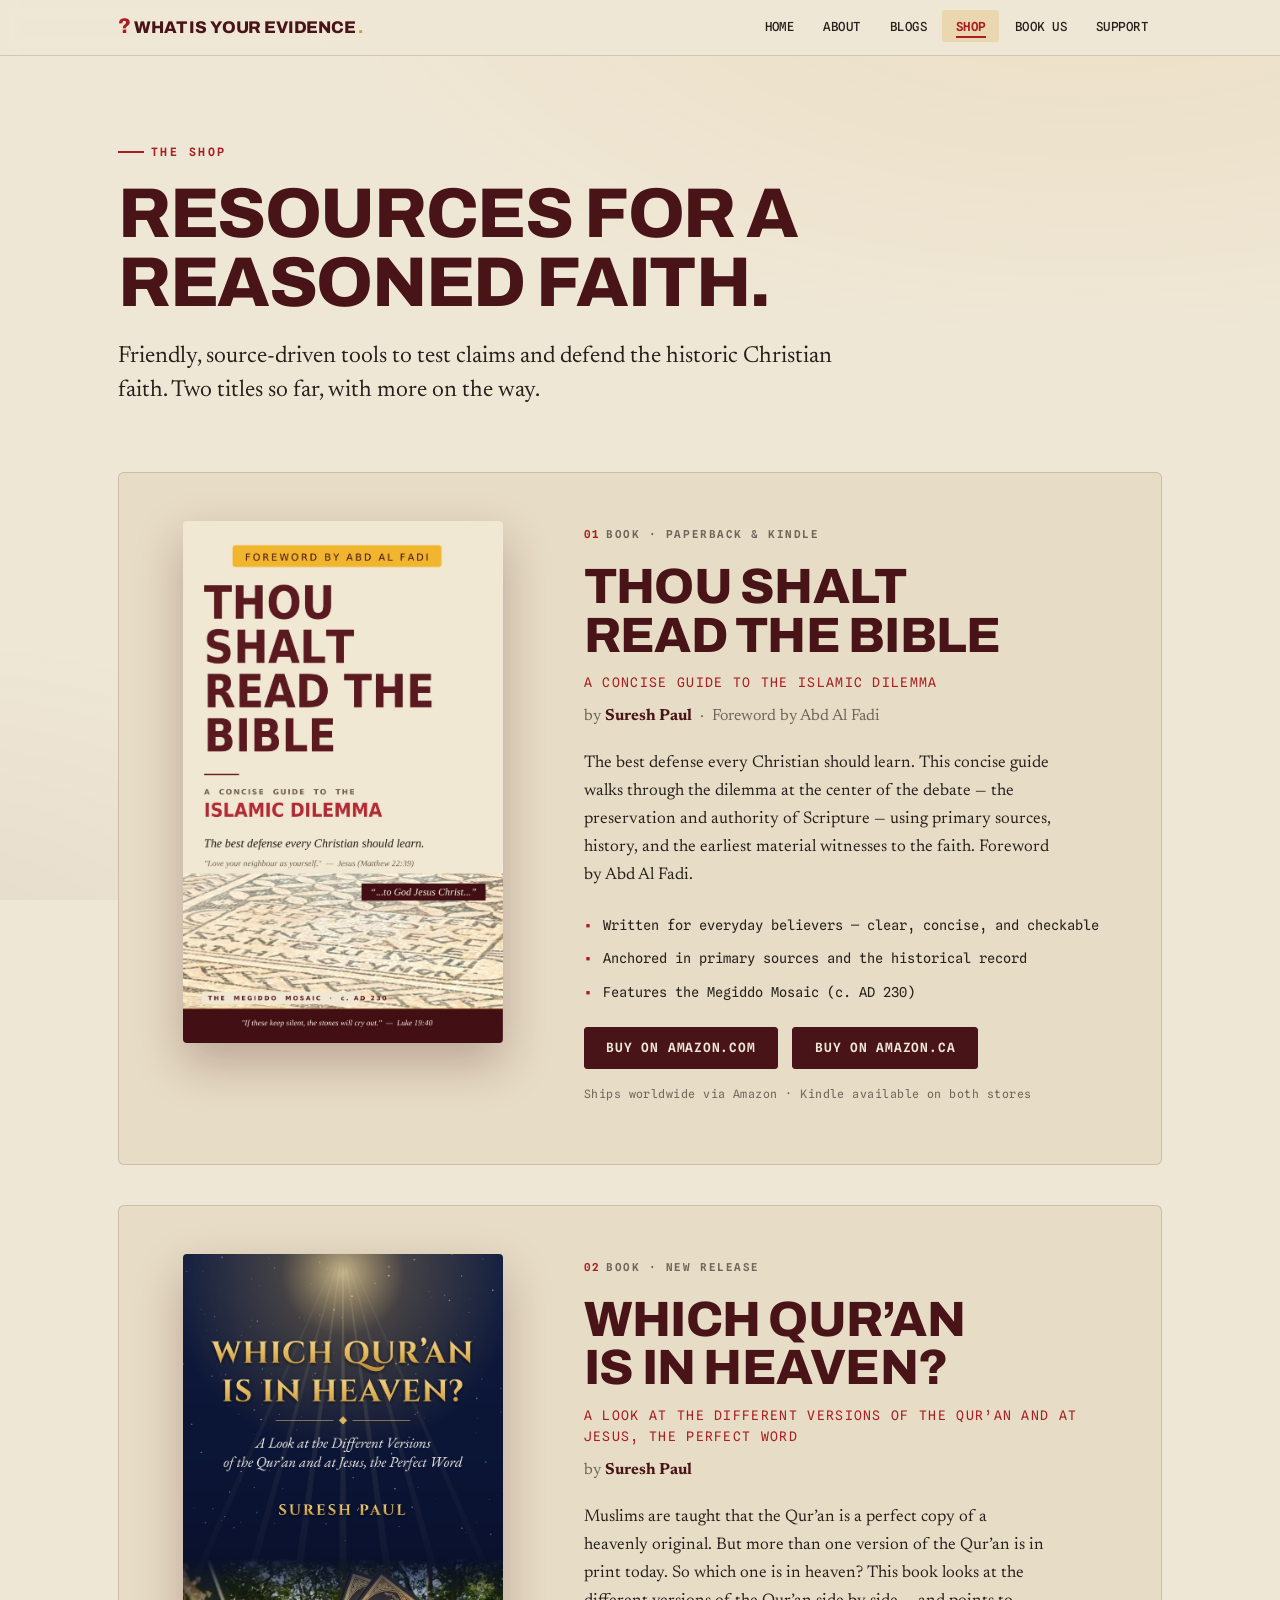
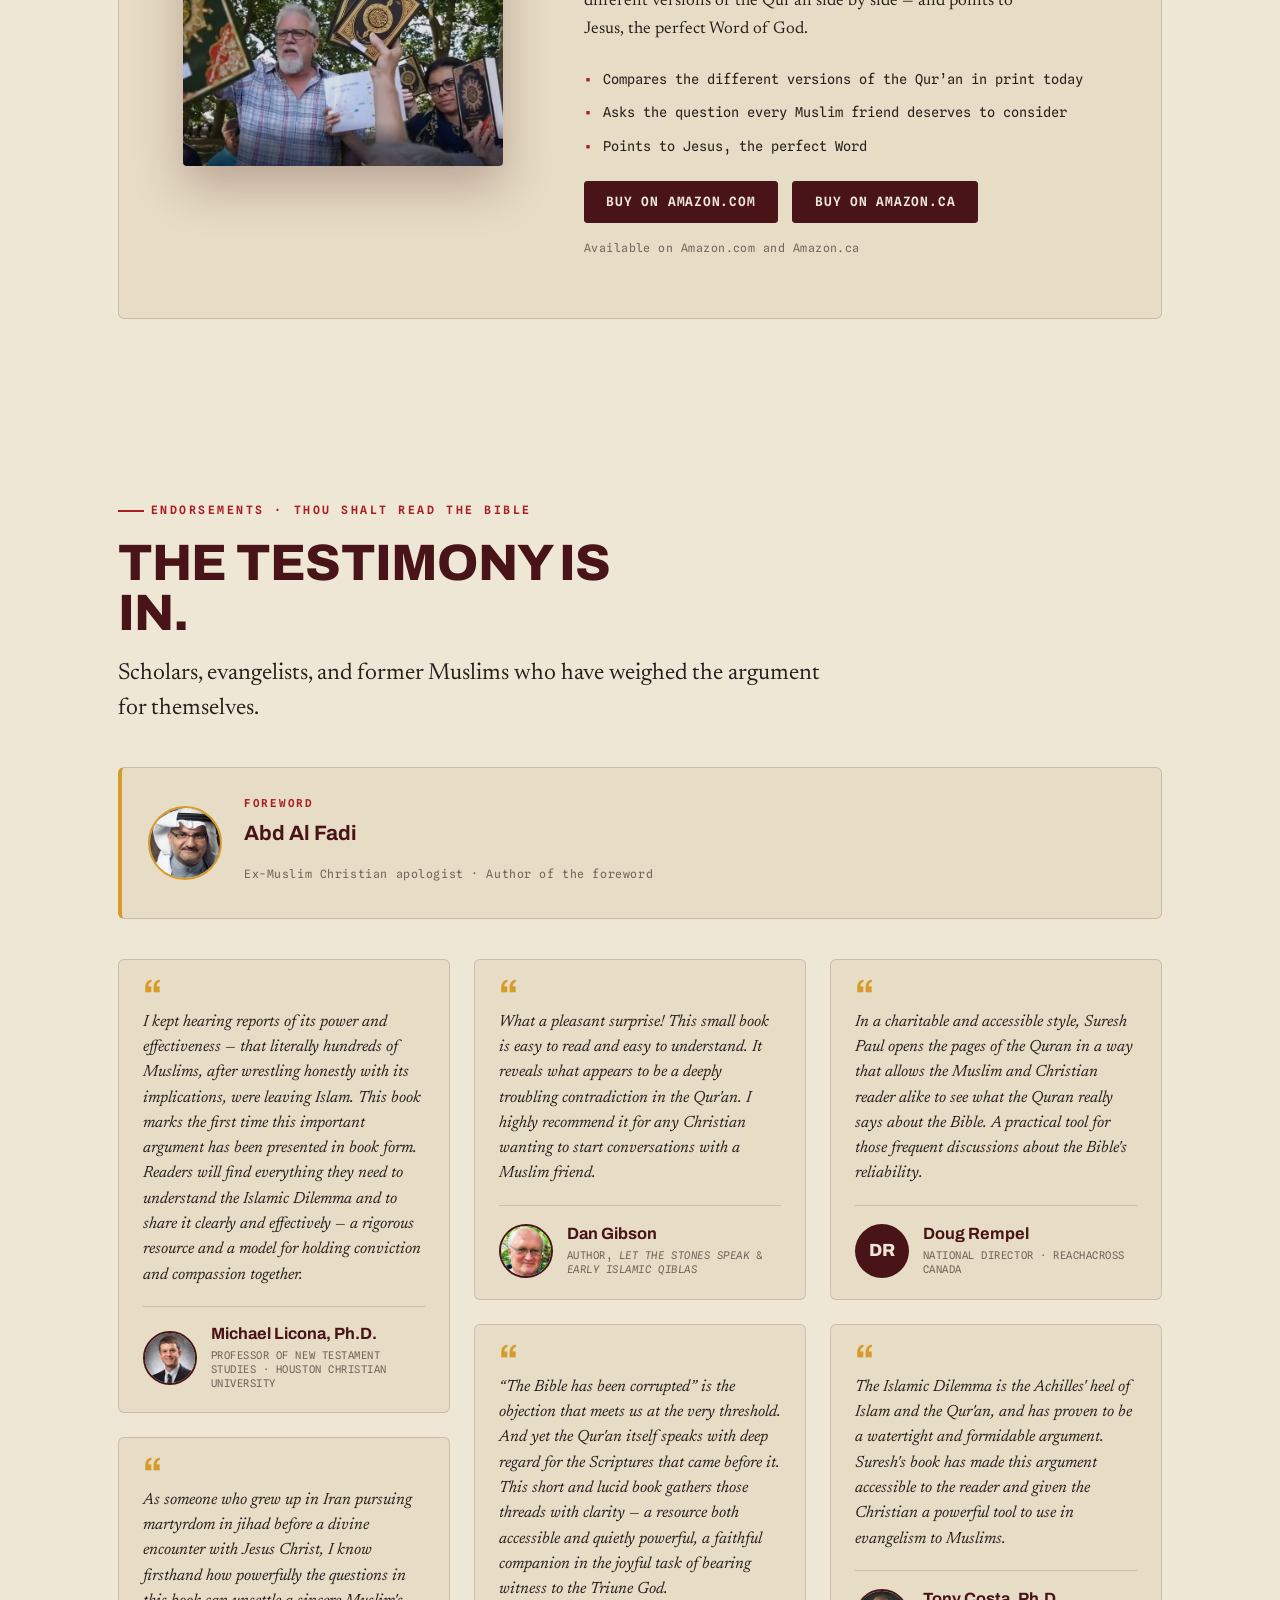
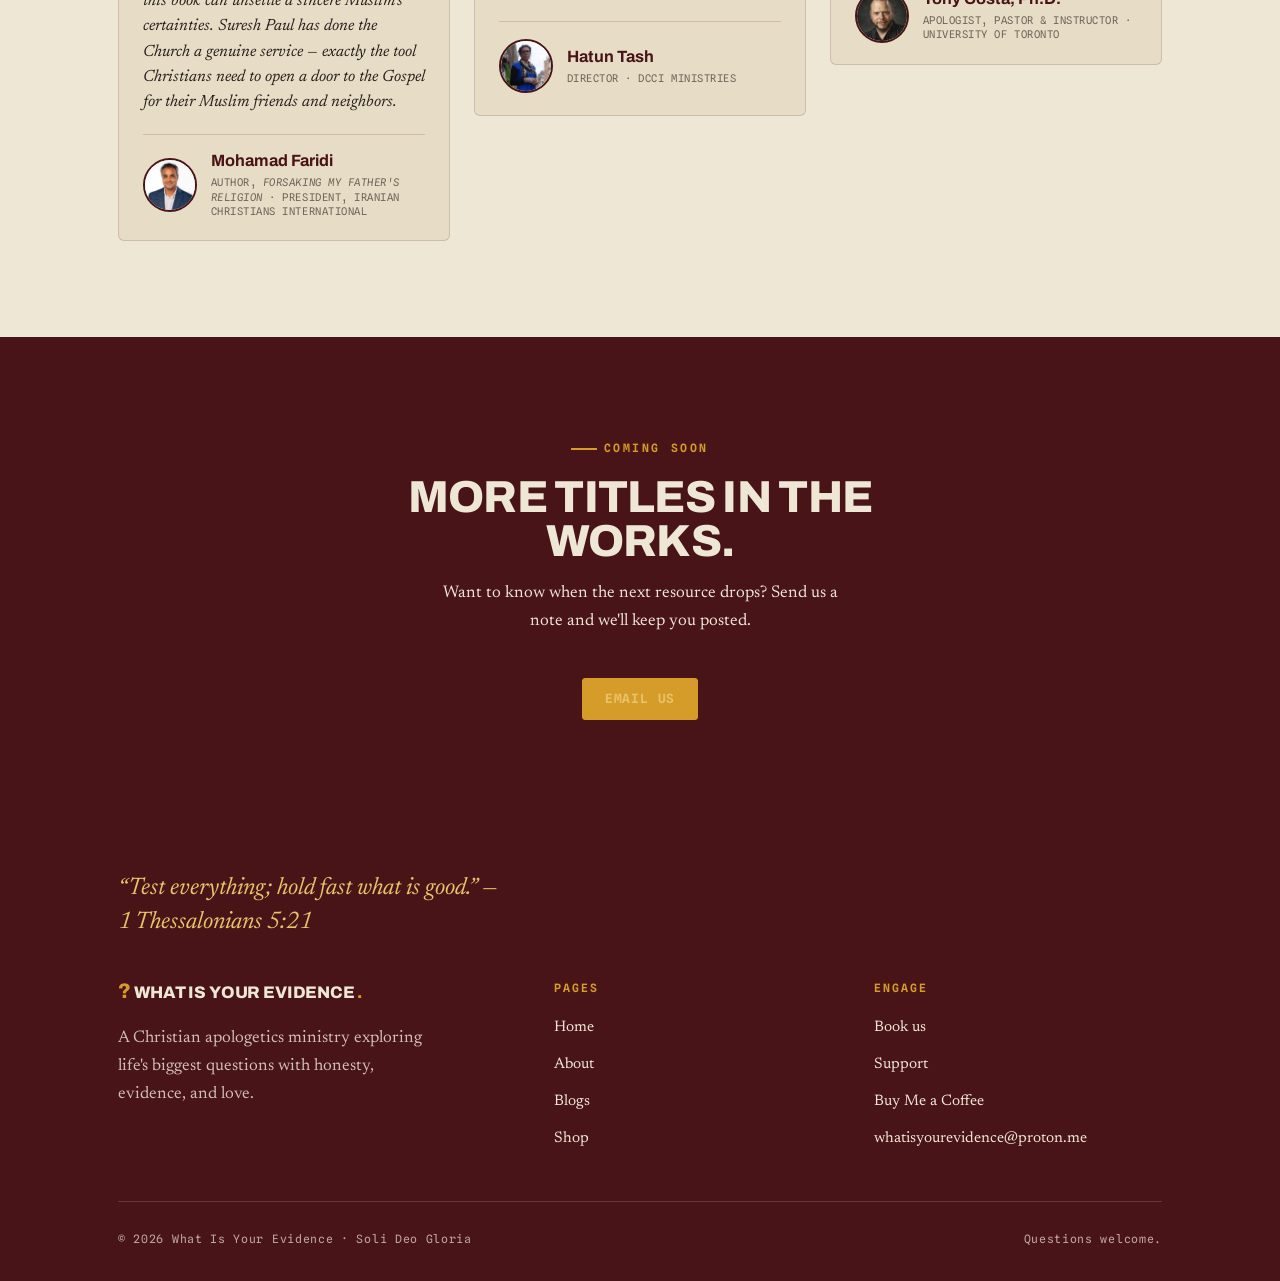
<file: shop.html>
<!DOCTYPE html>
<html lang="en">
<head>
<meta charset="UTF-8" />
<meta name="viewport" content="width=device-width, initial-scale=1" />
<link rel="icon" href="favicon.ico" sizes="any" />
<link rel="icon" type="image/png" sizes="32x32" href="assets/favicon-32.png" />
<link rel="apple-touch-icon" href="assets/apple-touch-icon.png" />
<title>Shop — What Is Your Evidence</title>
<meta name="description" content="Books and resources from What Is Your Evidence. Get 'Thou Shalt Read the Bible — A Concise Guide to the Islamic Dilemma' and 'Which Qur'an Is in Heaven?' by Suresh Paul on Amazon." />
<link rel="preconnect" href="https://fonts.googleapis.com" />
<link rel="preconnect" href="https://fonts.gstatic.com" crossorigin />
<link href="https://fonts.googleapis.com/css2?family=Archivo:wght@400;500;600;700;800;900&family=Newsreader:ital,opsz,wght@0,6..72,400;0,6..72,500;0,6..72,600;1,6..72,400;1,6..72,500&family=Spline+Sans+Mono:wght@400;500;600&display=swap" rel="stylesheet" />
<link rel="stylesheet" href="styles.css" />
</head>
<body>

<header class="site-header">
  <nav class="nav wrap" aria-label="Primary">
    <a class="brand" href="index.html"><span class="q">?</span>WHAT&nbsp;IS&nbsp;YOUR&nbsp;EVIDENCE<span class="dot">.</span></a>
    <button class="nav-toggle" aria-expanded="false" aria-controls="menu" aria-label="Open menu"><span class="bars" aria-hidden="true"><span></span><span></span><span></span></span>MENU</button>
    <ul class="nav-links" id="menu">
      <li><a href="index.html">Home</a></li>
      <li><a href="aboutus.html">About</a></li>
      <li><a href="https://buymeacoffee.com/whatisyourevidence/posts">Blogs</a></li>
      <li><a href="shop.html" class="active">Shop</a></li>
      <li><a href="bookus.html">Book&nbsp;Us</a></li>
      <li><a href="supportus.html">Support</a></li>
    </ul>
  </nav>
</header>

<main>

  <section style="padding-block: clamp(3rem,7vw,5rem) clamp(1.5rem,4vw,2.5rem);">
    <div class="wrap">
      <p class="eyebrow rise" style="--i:0">The Shop</p>
      <h1 class="rise" style="--i:1; font-size:clamp(2.4rem,6.5vw,4.4rem); text-transform:uppercase; max-width:16ch;">
        Resources for a reasoned faith.
      </h1>
      <p class="serif-lead rise" style="--i:2; margin-top:1.4rem; max-width:56ch;">
        Friendly, source-driven tools to test claims and defend the historic Christian faith. Two titles
        so far, with more on the way.
      </p>
    </div>
  </section>

  <!-- PRODUCT -->
  <section style="padding-block: 0 clamp(3rem,7vw,5rem);">
    <div class="wrap">
      <article class="reveal lift" style="display:grid; grid-template-columns: minmax(0,0.8fr) minmax(0,1.2fr); gap:clamp(2rem,5vw,4rem); align-items:start; background:var(--parchment-2); border:1px solid var(--line); border-radius:6px; padding:clamp(1.5rem,4vw,3rem);" id="product">
        <div style="justify-self:center;">
          <img src="assets/book-cover.jpg" alt="Book cover: Thou Shalt Read the Bible — A Concise Guide to the Islamic Dilemma"
               style="width:min(320px,80vw); border-radius:4px; box-shadow:0 20px 48px rgba(73,20,23,0.28);" />
        </div>
        <div>
          <span class="tag"><span class="num">01</span> Book · Paperback &amp; Kindle</span>
          <h2 style="margin-top:0.8rem; font-size:clamp(2rem,4.5vw,3.1rem); text-transform:uppercase; max-width:14ch;">Thou Shalt Read the Bible</h2>
          <p class="mono" style="color:var(--crimson); letter-spacing:0.1em; font-size:0.82rem; text-transform:uppercase; margin:0.8rem 0 0;">A Concise Guide to the Islamic Dilemma</p>
          <p style="font-family:var(--serif); color:var(--stone); margin:0.55rem 0 0; font-size:1rem;">by <strong style="color:var(--oxblood);">Suresh Paul</strong> &nbsp;·&nbsp; Foreword by Abd Al Fadi</p>

          <p style="margin-top:1.3rem; max-width:52ch;">
            The best defense every Christian should learn. This concise guide walks through the dilemma
            at the center of the debate — the preservation and authority of Scripture — using primary
            sources, history, and the earliest material witnesses to the faith. Foreword by Abd Al Fadi.
          </p>

          <ul style="list-style:none; padding:0; margin:1.5rem 0; display:grid; gap:0.7rem;">
            <li class="mono" style="font-size:0.85rem; display:flex; gap:0.7rem;"><span style="color:var(--crimson);">▪</span> Written for everyday believers — clear, concise, and checkable</li>
            <li class="mono" style="font-size:0.85rem; display:flex; gap:0.7rem;"><span style="color:var(--crimson);">▪</span> Anchored in primary sources and the historical record</li>
            <li class="mono" style="font-size:0.85rem; display:flex; gap:0.7rem;"><span style="color:var(--crimson);">▪</span> Features the Megiddo Mosaic (c. AD 230)</li>
          </ul>

          <div class="cluster" style="margin-top:1.2rem;">
            <a class="btn btn-primary" href="https://a.co/d/0e7dIKaa" target="_blank" rel="noopener">Buy on Amazon.com</a>
            <a class="btn btn-primary" href="https://a.co/d/01jL6ECr" target="_blank" rel="noopener">Buy on Amazon.ca</a>
          </div>
          <p class="muted mono" style="font-size:0.72rem; margin-top:1rem; letter-spacing:0.04em;">Ships worldwide via Amazon · Kindle available on both stores</p>
        </div>
      </article>

      <article class="reveal lift" style="display:grid; grid-template-columns: minmax(0,0.8fr) minmax(0,1.2fr); gap:clamp(2rem,5vw,4rem); align-items:start; background:var(--parchment-2); border:1px solid var(--line); border-radius:6px; padding:clamp(1.5rem,4vw,3rem); margin-top:clamp(1.5rem,4vw,2.5rem);" id="product-2">
        <div style="justify-self:center;">
          <img src="assets/which-quran-cover.jpg" alt="Book cover: Which Qur'an Is in Heaven? — A Look at the Different Versions of the Qur'an and at Jesus, the Perfect Word"
               loading="lazy" style="width:min(320px,80vw); border-radius:4px; box-shadow:0 20px 48px rgba(73,20,23,0.28);" />
        </div>
        <div>
          <span class="tag"><span class="num">02</span> Book · New Release</span>
          <h2 style="margin-top:0.8rem; font-size:clamp(2rem,4.5vw,3.1rem); text-transform:uppercase; max-width:14ch;">Which Qur&rsquo;an Is in Heaven?</h2>
          <p class="mono" style="color:var(--crimson); letter-spacing:0.1em; font-size:0.82rem; text-transform:uppercase; margin:0.8rem 0 0;">A Look at the Different Versions of the Qur&rsquo;an and at Jesus, the Perfect Word</p>
          <p style="font-family:var(--serif); color:var(--stone); margin:0.55rem 0 0; font-size:1rem;">by <strong style="color:var(--oxblood);">Suresh Paul</strong></p>

          <p style="margin-top:1.3rem; max-width:52ch;">
            Muslims are taught that the Qur&rsquo;an is a perfect copy of a heavenly original. But more than
            one version of the Qur&rsquo;an is in print today. So which one is in heaven? This book looks at the
            different versions of the Qur&rsquo;an side by side — and points to Jesus, the perfect Word of God.
          </p>

          <ul style="list-style:none; padding:0; margin:1.5rem 0; display:grid; gap:0.7rem;">
            <li class="mono" style="font-size:0.85rem; display:flex; gap:0.7rem;"><span style="color:var(--crimson);">▪</span> Compares the different versions of the Qur&rsquo;an in print today</li>
            <li class="mono" style="font-size:0.85rem; display:flex; gap:0.7rem;"><span style="color:var(--crimson);">▪</span> Asks the question every Muslim friend deserves to consider</li>
            <li class="mono" style="font-size:0.85rem; display:flex; gap:0.7rem;"><span style="color:var(--crimson);">▪</span> Points to Jesus, the perfect Word</li>
          </ul>

          <div class="cluster" style="margin-top:1.2rem;">
            <a class="btn btn-primary" href="https://a.co/d/0iOzxaMD" target="_blank" rel="noopener">Buy on Amazon.com</a>
            <a class="btn btn-primary" href="https://a.co/d/03hviTa2" target="_blank" rel="noopener">Buy on Amazon.ca</a>
          </div>
          <p class="muted mono" style="font-size:0.72rem; margin-top:1rem; letter-spacing:0.04em;">Available on Amazon.com and Amazon.ca</p>
        </div>
      </article>
    </div>
  </section>

  <!-- ENDORSEMENTS / EXPERT TESTIMONY -->
  <section id="endorsements">
    <div class="wrap">
      <p class="eyebrow reveal">Endorsements · Thou Shalt Read the Bible</p>
      <h2 class="reveal" style="font-size:clamp(2rem,5vw,3.2rem); text-transform:uppercase; max-width:16ch;">The testimony is in.</h2>
      <p class="serif-lead reveal" style="margin-top:1.2rem; max-width:56ch;">
        Scholars, evangelists, and former Muslims who have weighed the argument for themselves.
      </p>

      <div class="foreword-strip reveal" style="margin-top:2.5rem;">
        <img src="assets/alfadi_sq.jpg" alt="Abd Al Fadi" />
        <div>
          <span class="fw-label">Foreword</span>
          <p class="fw-name">Abd Al Fadi</p>
          <p class="fw-role">Ex-Muslim Christian apologist · Author of the foreword</p>
        </div>
      </div>

      <div class="testimony-wall">

        <figure class="tcard reveal lift" style="--i:0;">
          <span class="mark">&ldquo;</span>
          <blockquote>I kept hearing reports of its power and effectiveness — that literally hundreds of Muslims, after wrestling honestly with its implications, were leaving Islam. This book marks the first time this important argument has been presented in book form. Readers will find everything they need to understand the Islamic Dilemma and to share it clearly and effectively — a rigorous resource and a model for holding conviction and compassion together.</blockquote>
          <figcaption class="who">
            <img class="avatar" src="assets/mike_sq.jpg" alt="Michael Licona" />
            <span><span class="name">Michael Licona, Ph.D.</span><span class="role">Professor of New Testament Studies · Houston Christian University</span></span>
          </figcaption>
        </figure>

        <figure class="tcard reveal lift" style="--i:1;">
          <span class="mark">&ldquo;</span>
          <blockquote>As someone who grew up in Iran pursuing martyrdom in jihad before a divine encounter with Jesus Christ, I know firsthand how powerfully the questions in this book can unsettle a sincere Muslim's certainties. Suresh Paul has done the Church a genuine service — exactly the tool Christians need to open a door to the Gospel for their Muslim friends and neighbors.</blockquote>
          <figcaption class="who">
            <img class="avatar" src="assets/faridi_sq.jpg" alt="Mohamad Faridi" />
            <span><span class="name">Mohamad Faridi</span><span class="role">Author, <em>Forsaking My Father's Religion</em> · President, Iranian Christians International</span></span>
          </figcaption>
        </figure>

        <figure class="tcard reveal lift" style="--i:2;">
          <span class="mark">&ldquo;</span>
          <blockquote>What a pleasant surprise! This small book is easy to read and easy to understand. It reveals what appears to be a deeply troubling contradiction in the Qur'an. I highly recommend it for any Christian wanting to start conversations with a Muslim friend.</blockquote>
          <figcaption class="who">
            <img class="avatar" src="assets/dangibson_sq.jpg" alt="Dan Gibson" />
            <span><span class="name">Dan Gibson</span><span class="role">Author, <em>Let the Stones Speak</em> &amp; <em>Early Islamic Qiblas</em></span></span>
          </figcaption>
        </figure>

        <figure class="tcard reveal lift" style="--i:3;">
          <span class="mark">&ldquo;</span>
          <blockquote>&ldquo;The Bible has been corrupted&rdquo; is the objection that meets us at the very threshold. And yet the Qur'an itself speaks with deep regard for the Scriptures that came before it. This short and lucid book gathers those threads with clarity — a resource both accessible and quietly powerful, a faithful companion in the joyful task of bearing witness to the Triune God.</blockquote>
          <figcaption class="who">
            <img class="avatar" src="assets/hatuntash_sq.jpg" alt="Hatun Tash" />
            <span><span class="name">Hatun Tash</span><span class="role">Director · DCCI Ministries</span></span>
          </figcaption>
        </figure>

        <figure class="tcard reveal lift" style="--i:4;">
          <span class="mark">&ldquo;</span>
          <blockquote>In a charitable and accessible style, Suresh Paul opens the pages of the Quran in a way that allows the Muslim and Christian reader alike to see what the Quran really says about the Bible. A practical tool for those frequent discussions about the Bible's reliability.</blockquote>
          <figcaption class="who">
            <span class="avatar-mono" aria-hidden="true">DR</span>
            <span><span class="name">Doug Rempel</span><span class="role">National Director · ReachAcross Canada</span></span>
          </figcaption>
        </figure>

        <figure class="tcard reveal lift" style="--i:5;">
          <span class="mark">&ldquo;</span>
          <blockquote>The Islamic Dilemma is the Achilles' heel of Islam and the Qur'an, and has proven to be a watertight and formidable argument. Suresh's book has made this argument accessible to the reader and given the Christian a powerful tool to use in evangelism to Muslims.</blockquote>
          <figcaption class="who">
            <img class="avatar" src="assets/tony_costa_sq.jpg" alt="Tony Costa" />
            <span><span class="name">Tony Costa, Ph.D.</span><span class="role">Apologist, Pastor &amp; Instructor · University of Toronto</span></span>
          </figcaption>
        </figure>

      </div>
    </div>
  </section>

  <!-- MORE COMING -->
  <section class="section-dark center">
    <div class="wrap" style="max-width:640px;">
      <p class="eyebrow reveal" style="justify-content:center;">Coming Soon</p>
      <h2 class="reveal" style="font-size:clamp(1.8rem,4.5vw,2.8rem); text-transform:uppercase;">More titles in the works.</h2>
      <p class="reveal" style="margin-top:1rem; color:var(--parchment); max-width:46ch; margin-inline:auto;">
        Want to know when the next resource drops? Send us a note and we'll keep you posted.
      </p>
      <a class="btn btn-gold reveal" href="mailto:whatisyourevidence@proton.me?subject=Notify%20me%20about%20new%20resources" style="margin-top:1.6rem;">Email us</a>
    </div>
  </section>

</main>

<footer class="site-footer">
  <div class="wrap">
    <p class="footer-verse">“Test everything; hold fast what is good.” — 1 Thessalonians 5:21</p>
    <div class="footer-grid">
      <div class="footer-col">
        <a class="brand" href="index.html" style="color:var(--parchment); font-size:1.05rem;"><span class="q" style="color:var(--gold);">?</span>WHAT&nbsp;IS&nbsp;YOUR&nbsp;EVIDENCE<span class="dot" style="color:var(--gold);">.</span></a>
        <p style="margin-top:1rem; max-width:34ch; color:rgba(239,231,214,0.82);">A Christian apologetics ministry exploring life's biggest questions with honesty, evidence, and love.</p>
      </div>
      <div class="footer-col">
        <h4>Pages</h4>
        <ul>
          <li><a href="index.html">Home</a></li>
          <li><a href="aboutus.html">About</a></li>
          <li><a href="https://buymeacoffee.com/whatisyourevidence/posts">Blogs</a></li>
          <li><a href="shop.html">Shop</a></li>
        </ul>
      </div>
      <div class="footer-col">
        <h4>Engage</h4>
        <ul>
          <li><a href="bookus.html">Book us</a></li>
          <li><a href="supportus.html">Support</a></li>
          <li><a href="https://buymeacoffee.com/whatisyourevidence" target="_blank" rel="noopener">Buy Me a Coffee</a></li>
          <li><a href="mailto:whatisyourevidence@proton.me">whatisyourevidence@proton.me</a></li>
        </ul>
      </div>
    </div>
    <div class="footer-bottom">
      <span>© 2026 What Is Your Evidence · Soli Deo Gloria</span>
      <span>Questions welcome.</span>
    </div>
  </div>
</footer>

<script src="site.js"></script>
<style>@media (max-width:780px){ #product, #product-2{ grid-template-columns:1fr !important; } }</style>
</body>
</html>
</file>
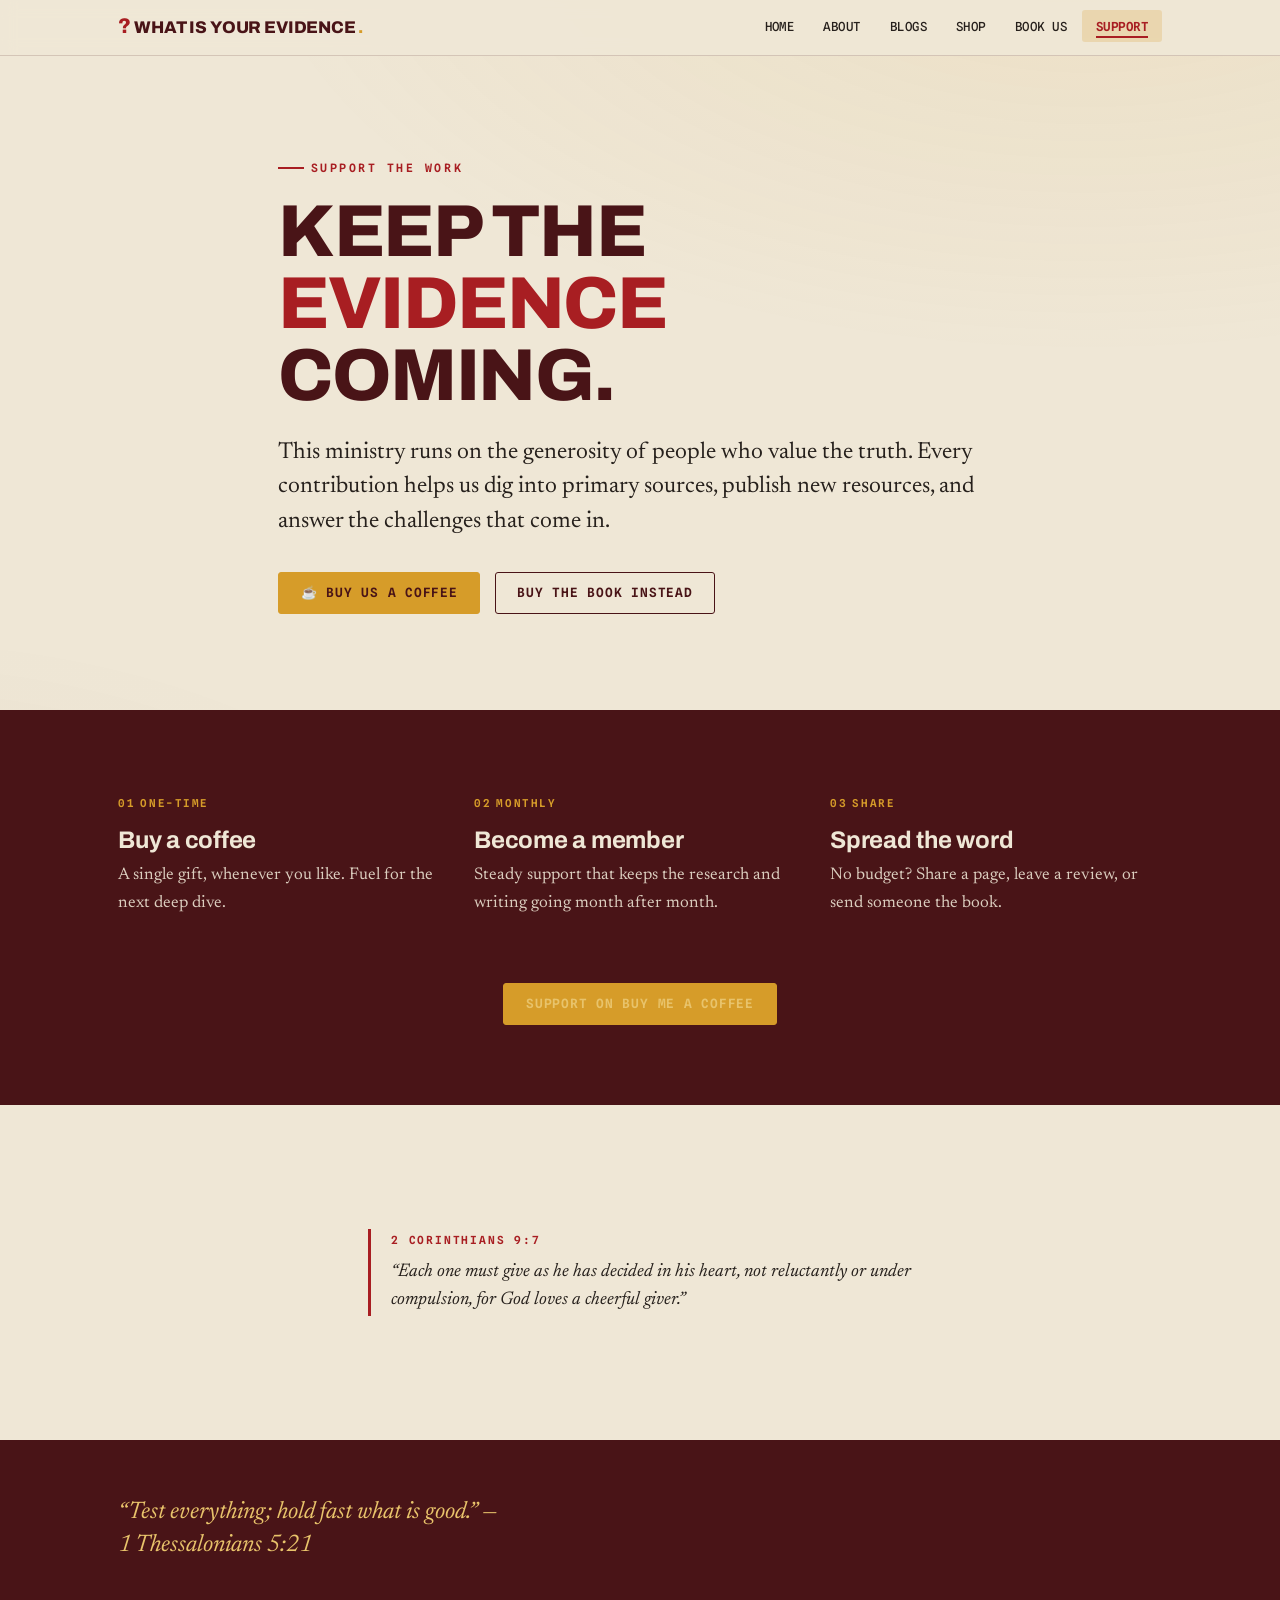
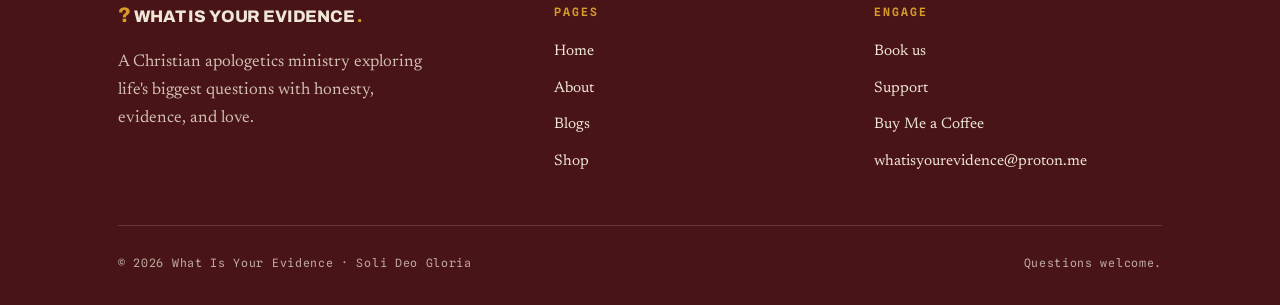
<file: supportus.html>
<!DOCTYPE html>
<html lang="en">
<head>
<meta charset="UTF-8" />
<meta name="viewport" content="width=device-width, initial-scale=1" />
<link rel="icon" href="favicon.ico" sizes="any" />
<link rel="icon" type="image/png" sizes="32x32" href="assets/favicon-32.png" />
<link rel="apple-touch-icon" href="assets/apple-touch-icon.png" />
<title>Support — What Is Your Evidence</title>
<meta name="description" content="Support What Is Your Evidence. This ministry runs on the generosity of people who value the truth. Buy us a coffee." />
<link rel="preconnect" href="https://fonts.googleapis.com" />
<link rel="preconnect" href="https://fonts.gstatic.com" crossorigin />
<link href="https://fonts.googleapis.com/css2?family=Archivo:wght@400;500;600;700;800;900&family=Newsreader:ital,opsz,wght@0,6..72,400;0,6..72,500;0,6..72,600;1,6..72,400;1,6..72,500&family=Spline+Sans+Mono:wght@400;500;600&display=swap" rel="stylesheet" />
<link rel="stylesheet" href="styles.css" />
</head>
<body>

<header class="site-header">
  <nav class="nav wrap" aria-label="Primary">
    <a class="brand" href="index.html"><span class="q">?</span>WHAT&nbsp;IS&nbsp;YOUR&nbsp;EVIDENCE<span class="dot">.</span></a>
    <button class="nav-toggle" aria-expanded="false" aria-controls="menu" aria-label="Open menu"><span class="bars" aria-hidden="true"><span></span><span></span><span></span></span>MENU</button>
    <ul class="nav-links" id="menu">
      <li><a href="index.html">Home</a></li>
      <li><a href="aboutus.html">About</a></li>
      <li><a href="https://buymeacoffee.com/whatisyourevidence/posts">Blogs</a></li>
      <li><a href="shop.html">Shop</a></li>
      <li><a href="bookus.html">Book&nbsp;Us</a></li>
      <li><a href="supportus.html" class="active">Support</a></li>
    </ul>
  </nav>
</header>

<main>

  <section style="padding-block: clamp(3.5rem,8vw,6rem);">
    <div class="wrap" style="max-width:820px;">
      <p class="eyebrow rise" style="--i:0">Support the Work</p>
      <h1 class="rise" style="--i:1; font-size:clamp(2.4rem,6.5vw,4.6rem); text-transform:uppercase; max-width:15ch;">
        Keep the <span style="color:var(--crimson);">evidence</span> coming.
      </h1>
      <p class="serif-lead rise" style="--i:2; margin-top:1.5rem; max-width:56ch;">
        This ministry runs on the generosity of people who value the truth. Every contribution helps
        us dig into primary sources, publish new resources, and answer the challenges that come in.
      </p>
      <div class="cluster rise" style="--i:3; margin-top:2rem;">
        <a class="btn btn-gold" href="https://buymeacoffee.com/whatisyourevidence" target="_blank" rel="noopener">☕ Buy us a coffee</a>
        <a class="btn btn-ghost" href="shop.html">Buy the book instead</a>
      </div>
    </div>
  </section>

  <section class="section-dark" style="padding-block: clamp(3rem,7vw,5rem);">
    <div class="wrap">
      <div style="display:grid; grid-template-columns:repeat(3,1fr); gap:1.5rem;" class="give-grid">
        <div class="reveal lift" style="--i:0;">
          <span class="tag" style="color:var(--gold);"><span class="num" style="color:var(--gold);">01</span> One-time</span>
          <h3 style="color:var(--parchment); margin-top:0.7rem; font-size:1.5rem;">Buy a coffee</h3>
          <p style="margin-top:0.6rem; color:rgba(239,231,214,0.88);">A single gift, whenever you like. Fuel for the next deep dive.</p>
        </div>
        <div class="reveal lift" style="--i:1;">
          <span class="tag" style="color:var(--gold);"><span class="num" style="color:var(--gold);">02</span> Monthly</span>
          <h3 style="color:var(--parchment); margin-top:0.7rem; font-size:1.5rem;">Become a member</h3>
          <p style="margin-top:0.6rem; color:rgba(239,231,214,0.88);">Steady support that keeps the research and writing going month after month.</p>
        </div>
        <div class="reveal lift" style="--i:2;">
          <span class="tag" style="color:var(--gold);"><span class="num" style="color:var(--gold);">03</span> Share</span>
          <h3 style="color:var(--parchment); margin-top:0.7rem; font-size:1.5rem;">Spread the word</h3>
          <p style="margin-top:0.6rem; color:rgba(239,231,214,0.88);">No budget? Share a page, leave a review, or send someone the book.</p>
        </div>
      </div>
      <div class="center reveal" style="margin-top:3rem;">
        <a class="btn btn-gold" href="https://buymeacoffee.com/whatisyourevidence" target="_blank" rel="noopener">Support on Buy Me a Coffee</a>
      </div>
    </div>
  </section>

  <section class="center">
    <div class="wrap" style="max-width:640px;">
      <div class="citation reveal" style="text-align:left;">
        <span class="ref">2 Corinthians 9:7</span>
        <p>“Each one must give as he has decided in his heart, not reluctantly or under compulsion, for God loves a cheerful giver.”</p>
      </div>
    </div>
  </section>

</main>

<footer class="site-footer">
  <div class="wrap">
    <p class="footer-verse">“Test everything; hold fast what is good.” — 1 Thessalonians 5:21</p>
    <div class="footer-grid">
      <div class="footer-col">
        <a class="brand" href="index.html" style="color:var(--parchment); font-size:1.05rem;"><span class="q" style="color:var(--gold);">?</span>WHAT&nbsp;IS&nbsp;YOUR&nbsp;EVIDENCE<span class="dot" style="color:var(--gold);">.</span></a>
        <p style="margin-top:1rem; max-width:34ch; color:rgba(239,231,214,0.82);">A Christian apologetics ministry exploring life's biggest questions with honesty, evidence, and love.</p>
      </div>
      <div class="footer-col">
        <h4>Pages</h4>
        <ul>
          <li><a href="index.html">Home</a></li>
          <li><a href="aboutus.html">About</a></li>
          <li><a href="https://buymeacoffee.com/whatisyourevidence/posts">Blogs</a></li>
          <li><a href="shop.html">Shop</a></li>
        </ul>
      </div>
      <div class="footer-col">
        <h4>Engage</h4>
        <ul>
          <li><a href="bookus.html">Book us</a></li>
          <li><a href="supportus.html">Support</a></li>
          <li><a href="https://buymeacoffee.com/whatisyourevidence" target="_blank" rel="noopener">Buy Me a Coffee</a></li>
          <li><a href="mailto:whatisyourevidence@proton.me">whatisyourevidence@proton.me</a></li>
        </ul>
      </div>
    </div>
    <div class="footer-bottom">
      <span>© 2026 What Is Your Evidence · Soli Deo Gloria</span>
      <span>Questions welcome.</span>
    </div>
  </div>
</footer>

<script src="site.js"></script>
<style>@media (max-width:780px){ .give-grid{ grid-template-columns:1fr !important; } }</style>
</body>
</html>
</file>
<file: styles.css>
/* ============================================================
   WHAT IS YOUR EVIDENCE — shared stylesheet
   Palette + type derived from the "Thou Shalt Read the Bible"
   book cover: parchment, oxblood, gold, crimson.
   Signature: forensic "evidence citation" system.
   ============================================================ */

:root {
  --parchment:    #EFE7D6;
  --parchment-2:  #E7DCC6;
  --parchment-3:  #DED0B5;
  --oxblood:      #491417;
  --oxblood-2:    #611B1F;
  --crimson:      #A81E22;
  --gold:         #D69C29;
  --gold-soft:    #E8C36B;
  --ink:          #26201C;
  --stone:        #6E665A;
  --line:         rgba(73, 20, 23, 0.16);
  --line-soft:    rgba(38, 32, 28, 0.12);

  --display: "Archivo", "Arial Narrow", sans-serif;
  --serif:   "Newsreader", Georgia, "Times New Roman", serif;
  --mono:    "Spline Sans Mono", ui-monospace, "SFMono-Regular", monospace;

  --wrap: 1140px;
  --gutter: clamp(1.15rem, 4vw, 3rem);
}

* { box-sizing: border-box; }

html { scroll-behavior: smooth; -webkit-text-size-adjust: 100%; }

body {
  margin: 0;
  background: var(--parchment);
  color: var(--ink);
  font-family: var(--serif);
  font-size: 1.06rem;
  line-height: 1.65;
  font-optical-sizing: auto;
  -webkit-font-smoothing: antialiased;
  text-rendering: optimizeLegibility;
}

/* subtle paper texture via layered gradients */
body::before {
  content: "";
  position: fixed;
  inset: 0;
  z-index: -1;
  pointer-events: none;
  background:
    radial-gradient(120% 90% at 85% -10%, rgba(214,156,41,0.10), transparent 55%),
    radial-gradient(100% 80% at -10% 110%, rgba(73,20,23,0.06), transparent 50%);
}

img { max-width: 100%; display: block; }
a { color: var(--crimson); text-decoration: none; }
a:hover { text-decoration: underline; text-underline-offset: 3px; }

.wrap { max-width: var(--wrap); margin-inline: auto; padding-inline: var(--gutter); }

/* ---------- Typography helpers ---------- */
.eyebrow {
  font-family: var(--mono);
  font-size: 0.72rem;
  font-weight: 600;
  letter-spacing: 0.22em;
  text-transform: uppercase;
  color: var(--crimson);
  display: inline-flex;
  align-items: center;
  gap: 0.6em;
  margin: 0 0 1.1rem;
}
.eyebrow::before {
  content: "";
  width: 1.6rem;
  height: 2px;
  background: var(--crimson);
  display: inline-block;
}

h1, h2, h3 { font-family: var(--display); line-height: 0.98; margin: 0; color: var(--oxblood); }
h1 { font-weight: 800; letter-spacing: -0.02em; }
h2 { font-weight: 800; letter-spacing: -0.015em; }
h3 { font-weight: 700; letter-spacing: -0.01em; }

.serif-lead {
  font-family: var(--serif);
  font-size: clamp(1.15rem, 2.2vw, 1.45rem);
  line-height: 1.5;
  color: var(--ink);
}

/* ---------- Header / Nav ---------- */
.site-header {
  position: sticky;
  top: 0;
  z-index: 40;
  background: color-mix(in srgb, var(--parchment) 88%, transparent);
  backdrop-filter: blur(8px);
  border-bottom: 1px solid var(--line);
}
.nav {
  display: flex;
  align-items: center;
  justify-content: space-between;
  gap: 1.5rem;
  padding-block: 0.85rem;
}
.brand {
  display: inline-flex;
  align-items: baseline;
  gap: 0.15rem;
  font-family: var(--display);
  font-weight: 800;
  letter-spacing: -0.01em;
  color: var(--oxblood);
  font-size: 1.06rem;
  text-transform: uppercase;
  white-space: nowrap;
}
.brand:hover { text-decoration: none; }
.brand .q {
  color: var(--crimson); font-size: 1.25em; line-height: 0; margin-right: 0.05em;
  display: inline-block; transition: transform 0.35s cubic-bezier(0.34,1.56,0.64,1);
}
.brand:hover .q { transform: rotate(-12deg) scale(1.15); }
.brand .dot { color: var(--gold); }

.nav-links {
  display: flex;
  align-items: center;
  gap: 0.1rem;
  list-style: none;
  margin: 0;
  padding: 0;
}
.nav-links a {
  position: relative;
  font-family: var(--mono);
  font-size: 0.78rem;
  font-weight: 500;
  letter-spacing: 0.04em;
  text-transform: uppercase;
  color: var(--ink);
  padding: 0.55rem 0.85rem;
  border-radius: 3px;
  transition: color 0.2s ease, background 0.2s ease;
  isolation: isolate;
}
/* subtle pill that fades in behind the tab */
.nav-links a::before {
  content: "";
  position: absolute;
  inset: 0;
  border-radius: 3px;
  background: var(--parchment-3);
  opacity: 0;
  transform: scale(0.9);
  transition: opacity 0.2s ease, transform 0.2s ease;
  z-index: -1;
}
.nav-links a:hover::before { opacity: 1; transform: scale(1); }
/* animated underline drawn from the left */
.nav-links a::after {
  content: "";
  position: absolute;
  left: 0.85rem;
  right: 0.85rem;
  bottom: 0.28rem;
  height: 2px;
  background: var(--crimson);
  transform: scaleX(0);
  transform-origin: left center;
  transition: transform 0.32s cubic-bezier(0.65,0,0.35,1);
}
.nav-links a:hover { color: var(--oxblood); text-decoration: none; }
.nav-links a:hover::after { transform: scaleX(1); }

/* active tab: crimson, persistent underline, gold marker */
.nav-links a.active { color: var(--crimson); font-weight: 600; }
.nav-links a.active::after {
  transform: scaleX(1);
  transform-origin: left center;
  background: var(--crimson);
  animation: tab-underline 0.4s cubic-bezier(0.65,0,0.35,1);
}
.nav-links a.active::before {
  content: "";
  opacity: 1;
  transform: scale(1);
  background: color-mix(in srgb, var(--gold) 22%, transparent);
}
@keyframes tab-underline {
  from { transform: scaleX(0); }
  to   { transform: scaleX(1); }
}

.nav-toggle {
  display: none;
  background: none;
  border: 1px solid var(--line);
  border-radius: 3px;
  padding: 0.4rem 0.55rem;
  cursor: pointer;
  color: var(--oxblood);
  font-family: var(--mono);
  font-size: 0.72rem;
  letter-spacing: 0.1em;
}

/* ---------- Buttons ---------- */
.btn {
  display: inline-flex;
  align-items: center;
  gap: 0.55rem;
  font-family: var(--mono);
  font-size: 0.8rem;
  font-weight: 600;
  letter-spacing: 0.06em;
  text-transform: uppercase;
  padding: 0.85rem 1.35rem;
  border-radius: 3px;
  border: 1.5px solid var(--oxblood);
  cursor: pointer;
  transition: transform 0.12s ease, box-shadow 0.12s ease, background 0.15s;
  line-height: 1;
}
.btn:hover { text-decoration: none; transform: translateY(-1px); }
.btn-primary { background: var(--oxblood); color: var(--parchment); }
.btn-primary:hover { background: var(--oxblood-2); box-shadow: 0 6px 18px rgba(73,20,23,0.22); }
.btn-gold { background: var(--gold); color: var(--oxblood); border-color: var(--gold); }
.btn-gold:hover { background: var(--gold-soft); box-shadow: 0 6px 18px rgba(214,156,41,0.3); }
.btn-ghost { background: transparent; color: var(--oxblood); }
.btn-ghost:hover { background: var(--parchment-3); }
.btn-sm { padding: 0.6rem 1rem; font-size: 0.72rem; }

/* ---------- Sections ---------- */
section { padding-block: clamp(3.5rem, 8vw, 6rem); }
.section-dark {
  background: var(--oxblood);
  color: var(--parchment);
}
.section-dark h1, .section-dark h2, .section-dark h3 { color: var(--parchment); }
.section-dark .eyebrow { color: var(--gold); }
.section-dark .eyebrow::before { background: var(--gold); }
.section-dark a { color: var(--gold-soft); }

/* ---------- Evidence citation (signature) ---------- */
.citation {
  border-left: 3px solid var(--crimson);
  padding: 0.15rem 0 0.15rem 1.25rem;
  margin: 1.75rem 0;
}
.citation .ref {
  display: block;
  font-family: var(--mono);
  font-size: 0.7rem;
  font-weight: 600;
  letter-spacing: 0.16em;
  text-transform: uppercase;
  color: var(--crimson);
  margin-bottom: 0.5rem;
}
.citation blockquote,
.citation p {
  margin: 0;
  font-family: var(--serif);
  font-style: italic;
  font-size: 1.15rem;
  line-height: 1.5;
  color: var(--ink);
}
.section-dark .citation { border-color: var(--gold); }
.section-dark .citation .ref { color: var(--gold); }
.section-dark .citation p, .section-dark .citation blockquote { color: var(--parchment); }

/* exhibit tag */
.tag {
  display: inline-flex;
  align-items: center;
  gap: 0.5em;
  font-family: var(--mono);
  font-size: 0.68rem;
  font-weight: 600;
  letter-spacing: 0.14em;
  text-transform: uppercase;
  color: var(--stone);
}
.tag .num { color: var(--crimson); }

/* ---------- Endorsements / Expert testimony ---------- */
.foreword-strip {
  display: grid;
  grid-template-columns: auto 1fr;
  gap: 1.4rem;
  align-items: center;
  background: var(--parchment-2);
  border: 1px solid var(--line);
  border-left: 4px solid var(--gold);
  border-radius: 6px;
  padding: 1.4rem 1.6rem;
  margin-bottom: 2.5rem;
}
.foreword-strip img {
  width: 74px; height: 74px; border-radius: 50%;
  object-fit: cover; border: 2px solid var(--gold);
}
.foreword-strip .fw-label {
  font-family: var(--mono); font-size: 0.68rem; font-weight: 600;
  letter-spacing: 0.16em; text-transform: uppercase; color: var(--crimson);
}
.foreword-strip .fw-name {
  font-family: var(--display); font-weight: 700; color: var(--oxblood);
  font-size: 1.3rem; line-height: 1.1; margin-top: 0.2rem;
}
.foreword-strip .fw-role {
  font-family: var(--mono); font-size: 0.72rem; letter-spacing: 0.05em; color: var(--stone);
  margin-top: 0.35rem;
}

.testimony-wall { columns: 3; column-gap: 1.5rem; margin-top: 0.5rem; }
.tcard {
  break-inside: avoid;
  background: var(--parchment-2);
  border: 1px solid var(--line);
  border-radius: 6px;
  padding: 1.5rem 1.5rem 1.35rem;
  margin: 0 0 1.5rem;
}
.tcard .mark {
  font-family: var(--display); font-weight: 800; font-size: 2.4rem;
  color: var(--gold); line-height: 0.5; display: block; margin-bottom: 0.4rem;
}
.tcard blockquote {
  margin: 0; font-family: var(--serif); font-style: italic;
  font-size: 1.02rem; line-height: 1.55; color: var(--ink);
}
.tcard .who {
  display: flex; align-items: center; gap: 0.85rem;
  margin-top: 1.15rem; padding-top: 1.1rem; border-top: 1px solid var(--line);
}
.tcard .avatar {
  width: 54px; height: 54px; border-radius: 50%; flex: none;
  object-fit: cover; border: 2px solid var(--oxblood);
}
.tcard .avatar-mono {
  width: 54px; height: 54px; border-radius: 50%; flex: none;
  display: grid; place-items: center;
  background: var(--oxblood); color: var(--parchment);
  font-family: var(--display); font-weight: 800; font-size: 1.1rem; letter-spacing: 0.02em;
}
.tcard .name {
  display: block; font-family: var(--display); font-weight: 700;
  color: var(--oxblood); font-size: 1.02rem; line-height: 1.12;
}
.tcard .role {
  display: block; font-family: var(--mono); font-size: 0.66rem;
  letter-spacing: 0.05em; text-transform: uppercase; color: var(--stone);
  margin-top: 0.3rem; line-height: 1.35;
}

@media (max-width: 900px) { .testimony-wall { columns: 2; } }
@media (max-width: 600px) {
  .testimony-wall { columns: 1; }
  .foreword-strip { grid-template-columns: 1fr; text-align: left; }
}

/* ---------- Footer ---------- */
.site-footer {
  background: var(--oxblood);
  color: var(--parchment);
  padding-block: 3.5rem 2rem;
}
.site-footer a { color: var(--parchment); }
.site-footer a:hover { color: var(--gold-soft); }
.footer-verse {
  font-family: var(--serif);
  font-style: italic;
  font-size: clamp(1.1rem, 2.4vw, 1.5rem);
  color: var(--gold-soft);
  max-width: 30ch;
  margin: 0 0 2.5rem;
  line-height: 1.4;
}
.footer-grid {
  display: grid;
  grid-template-columns: 1.4fr 1fr 1fr;
  gap: 2rem;
  padding-bottom: 2.5rem;
  border-bottom: 1px solid rgba(239,231,214,0.16);
}
.footer-col h4 {
  font-family: var(--mono);
  font-size: 0.72rem;
  letter-spacing: 0.18em;
  text-transform: uppercase;
  color: var(--gold);
  margin: 0 0 1rem;
  font-weight: 600;
}
.footer-col ul { list-style: none; margin: 0; padding: 0; }
.footer-col li { margin-bottom: 0.55rem; }
.footer-col li a { font-size: 0.95rem; }
.footer-bottom {
  display: flex;
  justify-content: space-between;
  align-items: center;
  gap: 1rem;
  padding-top: 1.75rem;
  font-family: var(--mono);
  font-size: 0.72rem;
  letter-spacing: 0.06em;
  color: rgba(239,231,214,0.7);
  flex-wrap: wrap;
}

/* ---------- Utility ---------- */
.rule { height: 1px; background: var(--line); border: 0; margin: 0; }
.center { text-align: center; }
.mx-auto { margin-inline: auto; }
.stack > * + * { margin-top: 1.15rem; }
.cluster { display: flex; flex-wrap: wrap; gap: 0.9rem; align-items: center; }
.muted { color: var(--stone); }
.mono { font-family: var(--mono); }

/* reveal on scroll */
.reveal { opacity: 0; transform: translateY(18px); transition: opacity 0.7s ease, transform 0.7s ease; }
.reveal.in { opacity: 1; transform: none; }
/* staggered reveal when --i is set */
.reveal[style*="--i"] { transition-delay: calc(var(--i, 0) * 90ms); }

/* rise-in on page load (above-the-fold hero) */
@keyframes rise-in {
  from { opacity: 0; transform: translateY(22px); }
  to   { opacity: 1; transform: none; }
}
.rise {
  opacity: 0;
  animation: rise-in 0.8s cubic-bezier(0.22,0.61,0.36,1) forwards;
  animation-delay: calc(var(--i, 0) * 110ms + 80ms);
}

/* gentle hover lift for cards */
.lift { transition: transform 0.3s cubic-bezier(0.34,1.3,0.64,1), box-shadow 0.3s ease; }
.lift:hover { transform: translateY(-5px); box-shadow: 0 16px 34px rgba(73,20,23,0.15); }

/* floating book cover */
@keyframes book-float {
  0%, 100% { transform: rotate(-1.5deg) translateY(0); }
  50%      { transform: rotate(-1.5deg) translateY(-12px); }
}
.book-float { animation: book-float 6s ease-in-out infinite; will-change: transform; }

/* endorsement cards get a soft hover */
.tcard { transition: transform 0.3s cubic-bezier(0.34,1.3,0.64,1), box-shadow 0.3s ease, border-color 0.3s ease; }
.tcard:hover { transform: translateY(-4px); box-shadow: 0 14px 30px rgba(73,20,23,0.14); border-color: var(--gold); }

/* scroll progress bar (injected by JS) */
#scroll-progress {
  position: fixed; top: 0; left: 0; height: 3px; width: 0%;
  background: linear-gradient(90deg, var(--crimson), var(--gold));
  z-index: 60; transition: width 0.08s linear;
  box-shadow: 0 0 8px rgba(214,156,41,0.5);
}

/* header condenses on scroll */
.site-header { transition: padding 0.3s ease, box-shadow 0.3s ease, background 0.3s ease; }
.site-header.scrolled { box-shadow: 0 6px 20px rgba(73,20,23,0.10); }
.site-header.scrolled .nav { padding-block: 0.55rem; }
.nav { transition: padding 0.3s ease; }

/* ---------- Responsive ---------- */
@media (max-width: 860px) {
  .nav-toggle { display: inline-flex; align-items: center; gap: 0.45rem; }
  .nav-links {
    position: absolute;
    top: 100%;
    left: 0;
    right: 0;
    flex-direction: column;
    align-items: stretch;
    gap: 0;
    background: var(--parchment);
    border-bottom: 1px solid var(--line);
    padding: 0.4rem var(--gutter) 1rem;
    box-shadow: 0 14px 30px rgba(73,20,23,0.12);
    /* animated collapse */
    display: flex;
    overflow: hidden;
    max-height: 0;
    padding-top: 0;
    padding-bottom: 0;
    opacity: 0;
    visibility: hidden;
    transition: max-height 0.38s cubic-bezier(0.4,0,0.2,1),
                opacity 0.28s ease,
                padding 0.38s ease,
                visibility 0s linear 0.38s;
  }
  .nav-links.open {
    max-height: 34rem;
    opacity: 1;
    visibility: visible;
    padding-top: 0.4rem;
    padding-bottom: 1rem;
    transition: max-height 0.42s cubic-bezier(0.4,0,0.2,1),
                opacity 0.3s ease 0.05s,
                padding 0.42s ease,
                visibility 0s;
  }
  .nav-links a {
    padding: 0.85rem 0.9rem;
    border-bottom: 1px solid var(--line-soft);
    border-left: 3px solid transparent;
    border-radius: 0;
    /* per-item entrance */
    opacity: 0;
    transform: translateX(-10px);
    transition: color 0.2s ease, background 0.2s ease,
                border-color 0.2s ease, opacity 0.3s ease, transform 0.3s ease;
  }
  .nav-links.open a { opacity: 1; transform: none; }
  .nav-links.open a:nth-child(1) { transition-delay: 0.05s; }
  .nav-links.open a:nth-child(2) { transition-delay: 0.09s; }
  .nav-links.open a:nth-child(3) { transition-delay: 0.13s; }
  .nav-links.open a:nth-child(4) { transition-delay: 0.17s; }
  .nav-links.open a:nth-child(5) { transition-delay: 0.21s; }
  .nav-links.open a:nth-child(6) { transition-delay: 0.25s; }
  .nav-links a::before, .nav-links a::after { display: none; }
  .nav-links a:hover { background: var(--parchment-3); border-left-color: var(--gold); }
  .nav-links a.active {
    border-left-color: var(--crimson);
    background: color-mix(in srgb, var(--gold) 14%, transparent);
  }
  /* hamburger -> X */
  .nav-toggle .bars { position: relative; width: 16px; height: 12px; display: inline-block; }
  .nav-toggle .bars span {
    position: absolute; left: 0; width: 100%; height: 2px; background: currentColor;
    transition: transform 0.3s ease, opacity 0.2s ease, top 0.3s ease;
  }
  .nav-toggle .bars span:nth-child(1) { top: 0; }
  .nav-toggle .bars span:nth-child(2) { top: 5px; }
  .nav-toggle .bars span:nth-child(3) { top: 10px; }
  .nav-toggle[aria-expanded="true"] .bars span:nth-child(1) { top: 5px; transform: rotate(45deg); }
  .nav-toggle[aria-expanded="true"] .bars span:nth-child(2) { opacity: 0; }
  .nav-toggle[aria-expanded="true"] .bars span:nth-child(3) { top: 5px; transform: rotate(-45deg); }

  .footer-grid { grid-template-columns: 1fr 1fr; }
}
@media (max-width: 560px) {
  .footer-grid { grid-template-columns: 1fr; gap: 1.75rem; }
  .footer-bottom { flex-direction: column; align-items: flex-start; }
}

@media (prefers-reduced-motion: reduce) {
  * { scroll-behavior: auto !important; }
  .reveal { transition: none; opacity: 1; transform: none; }
  .btn:hover { transform: none; }
  .brand:hover .q { transform: none; }
  .nav-links a::after { transition: none; }
  .nav-links a.active::after { animation: none; }
  .nav-links { transition: none; }
  .nav-links.open a, .nav-links a { transition: color 0.2s ease, background 0.2s ease; transform: none; opacity: 1; }
  .nav-toggle .bars span { transition: none; }
  .rise { animation: none; opacity: 1; }
  .book-float { animation: none; transform: rotate(-1.5deg); }
  .lift:hover, .tcard:hover { transform: none; }
}

:focus-visible { outline: 3px solid var(--gold); outline-offset: 2px; border-radius: 2px; }
</file>
